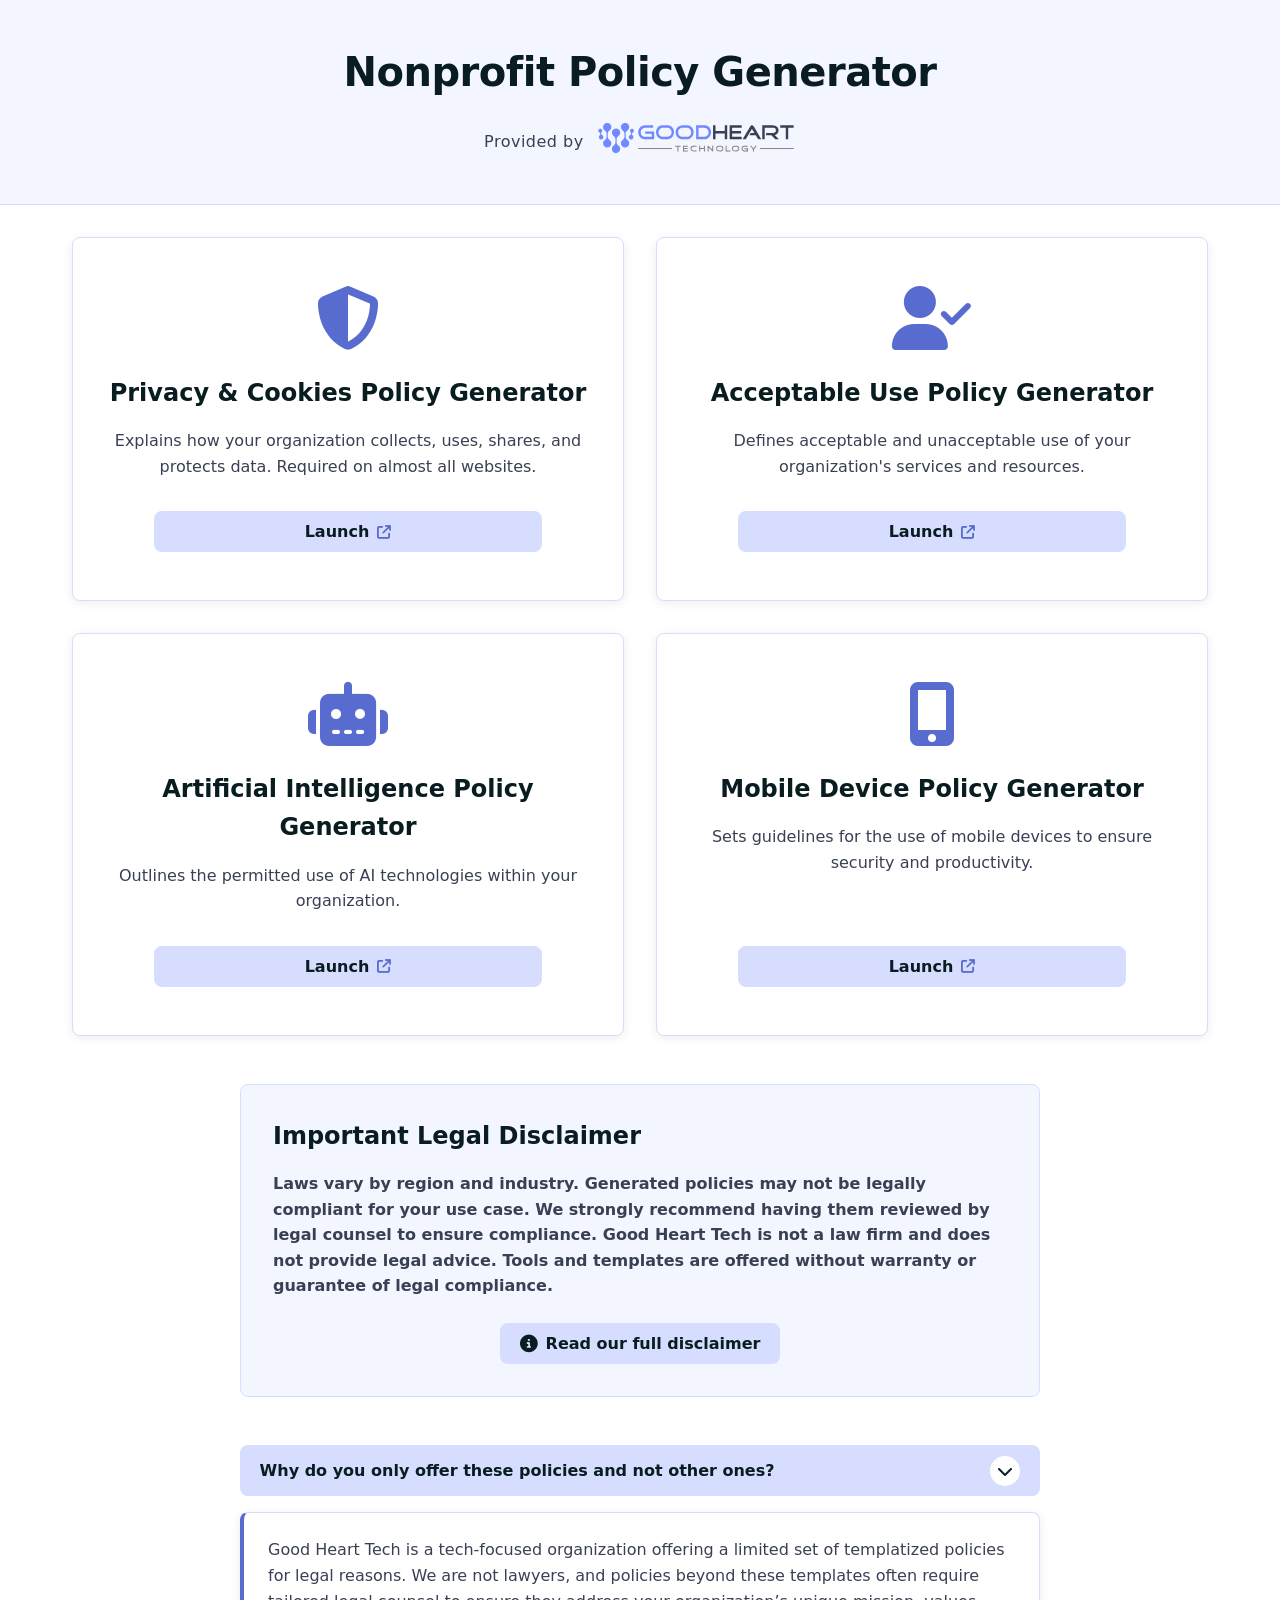
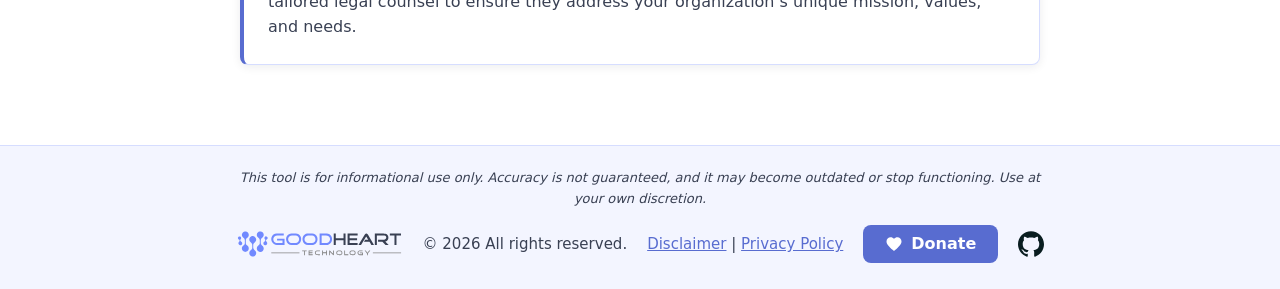
<file: index.html>
<!DOCTYPE html>
<html lang="en">
<head>
    <meta charset="UTF-8">
    <meta name="viewport" content="width=device-width, initial-scale=1.0">
    <title>Nonprofit Policy Generator</title>
    <!-- Main stylesheet -->
    <link rel="stylesheet" href="ght-variables.css">
    <link rel="stylesheet" href="ght-buttons.css">
    <link rel="stylesheet" href="styles.css">
    <!-- Font Awesome for icons -->
    <link rel="stylesheet" href="https://cdnjs.cloudflare.com/ajax/libs/font-awesome/6.4.0/css/all.min.css">
<link rel="icon" type="image/svg+xml" href="assets/favicon/favicon.svg">
<link rel="icon" type="image/x-icon" href="assets/favicon/favicon.ico">
<link rel="icon" type="image/png" sizes="32x32" href="assets/favicon/favicon-32x32.png">
<link rel="icon" type="image/png" sizes="16x16" href="assets/favicon/favicon-16x16.png">
<link rel="apple-touch-icon" sizes="180x180" href="assets/favicon/apple-touch-icon.png">
<link rel="mask-icon" href="assets/favicon/safari-pinned-tab.svg" color="#7189FF">
</head>
<body>
    <!-- Header Section -->
    <header class="header">
        <div class="header-content">
            <h1>Nonprofit Policy Generator</h1>
            <div class="provider">
                <span>Provided by</span>
                <a href="https://goodhearttech.org/" target="_blank" rel="noopener">
                    <img src="assets/ght-lockup.svg" alt="Good Heart Tech" class="logo">
                </a>
            </div>
        </div>
            </header>

    <!-- Main Content -->
    <main class="main-content">
        <!-- Policy Generator Tiles -->
        <div class="policy-grid">
            <!-- Privacy Policy Generator -->
            <a href="privacy/" class="policy-tile">
                <div class="icon-container">
                    <i class="fa-solid fa-shield-halved"></i>
                </div>
                <h2>Privacy & Cookies Policy Generator</h2>
                <p>Explains how your organization collects, uses, shares, and protects data. Required on almost all websites.</p>
                <div class="ght-btn launch-btn">
                    Launch <i class="fa-solid fa-arrow-up-right-from-square"></i>
                </div>
            </a>

            <!-- Acceptable Use Policy Generator -->
            <a href="acceptable-use/" class="policy-tile">
                <div class="icon-container">
                    <i class="fa-solid fa-user-check"></i>
                </div>
                <h2>Acceptable Use Policy Generator</h2>
                <p>Defines acceptable and unacceptable use of your organization's services and resources.</p>
                <div class="ght-btn launch-btn">
                    Launch <i class="fa-solid fa-arrow-up-right-from-square"></i>
                </div>
            </a>

            <!-- AI Policy Generator -->
            <a href="ai-use/" class="policy-tile">
                <div class="icon-container">
                    <i class="fa-solid fa-robot"></i>
                </div>
                <h2>Artificial Intelligence Policy Generator</h2>
                <p>Outlines the permitted use of AI technologies within your organization.</p>
                <div class="ght-btn launch-btn">
                    Launch <i class="fa-solid fa-arrow-up-right-from-square"></i>
                </div>
            </a>
            <!-- Mobile Device Policy Generator -->
            <a href="mobile-device/" class="policy-tile">
                <div class="icon-container">
                    <i class="fa-solid fa-mobile-screen-button"></i>
                </div>
                <h2>Mobile Device Policy Generator</h2>
                <p>Sets guidelines for the use of mobile devices to ensure security and productivity.</p>
                <div class="ght-btn launch-btn">
                    Launch <i class="fa-solid fa-arrow-up-right-from-square"></i>
                </div>
            </a>
        </div>

        <!-- Legal Disclaimer Section -->
        <div class="disclaimer">
            <h2>Important Legal Disclaimer</h2>
            <p class="emphasis">
                Laws vary by region and industry. Generated policies may not be legally compliant for your use case. We strongly recommend having them reviewed by legal counsel to ensure compliance. Good Heart Tech is not a law firm and does not provide legal advice. Tools and templates are offered without warranty or guarantee of legal compliance.
            </p>
            <div class="disclaimer-button-container">
                <a href="disclaimer.html" class="ght-btn disclaimer-button">
                    <i class="fa-solid fa-circle-info"></i> Read our full disclaimer
                </a>
            </div>
        </div>

        <!-- FAQ Section -->
        <div class="faq-section">
            <button class="ght-btn faq-toggle" onclick="toggleFAQ()">
                <span>Why do you only offer these policies and not other ones?</span>
                <div class="toggle-icon rotated">
                    <i class="fa-solid fa-chevron-up" id="faq-icon"></i>
                </div>
            </button>
            <div class="faq-content show" id="faq-answer">
                <p>
                    Good Heart Tech is a tech-focused organization offering a limited set of templatized policies for legal reasons. We are not lawyers, and policies beyond these templates often require tailored legal counsel to ensure they address your organization’s unique mission, values, and needs.
                </p>
            </div>
        </div>
    </main>

    <!-- Footer Section -->
    <footer class="ght-footer">
        <p class="ght-footer-note">This tool is for informational use only. Accuracy is not guaranteed, and it may become outdated or stop functioning. Use at your own discretion.</p>
        <div class="ght-footer-row">
            <a class="ght-footer-logo" href="https://goodhearttech.org/"><img src="assets/ght-lockup.svg" alt="Good Heart Tech" height="30"></a>
            <span class="ght-footer-copy">&copy; <span id="current-year">2026</span> All rights reserved.</span>
            <span class="ght-footer-links"><a href="disclaimer.html">Disclaimer</a> | <a href="PrivacyPolicy.html">Privacy Policy</a></span>
            <a class="ght-footer-donate" href="https://goodhearttech.org/donate/">
                <svg aria-hidden="true" viewBox="0 0 24 24" width="18" height="18" fill="currentColor"><path d="M12 21.35l-1.45-1.32C5.4 15.36 2 12.28 2 8.5 2 5.42 4.42 3 7.5 3c1.74 0 3.41.81 4.5 2.09C13.09 3.81 14.76 3 16.5 3 19.58 3 22 5.42 22 8.5c0 3.78-3.4 6.86-8.55 11.54L12 21.35z"/></svg> Donate
            </a>
            <a class="ght-footer-github" href="https://github.com/Good-Heart-Tech/Nonprofit-Policy-Generator" aria-label="Nonprofit Policy Generator on GitHub">
                <svg aria-hidden="true" viewBox="0 0 24 24" width="26" height="26" fill="currentColor"><path d="M12 .297c-6.63 0-12 5.373-12 12 0 5.303 3.438 9.8 8.205 11.385.6.113.82-.258.82-.577 0-.285-.01-1.04-.015-2.04-3.338.724-4.042-1.61-4.042-1.61C4.422 18.07 3.633 17.7 3.633 17.7c-1.087-.744.084-.729.084-.729 1.205.084 1.838 1.236 1.838 1.236 1.07 1.835 2.809 1.305 3.495.998.108-.776.417-1.305.76-1.605-2.665-.3-5.466-1.332-5.466-5.93 0-1.31.465-2.38 1.235-3.22-.135-.303-.54-1.523.105-3.176 0 0 1.005-.322 3.3 1.23.96-.267 1.98-.399 3-.405 1.02.006 2.04.138 3 .405 2.28-1.552 3.285-1.23 3.285-1.23.645 1.653.24 2.873.12 3.176.765.84 1.23 1.91 1.23 3.22 0 4.61-2.805 5.625-5.475 5.92.42.36.81 1.096.81 2.22 0 1.606-.015 2.896-.015 3.286 0 .315.21.69.825.57C20.565 22.092 24 17.592 24 12.297c0-6.627-5.373-12-12-12"/></svg>
            </a>
        </div>
        <script>document.getElementById('current-year').textContent = new Date().getFullYear();</script>
    </footer>

    <!-- JavaScript -->
    <script>
        // Set current year in footer
        document.getElementById('current-year').textContent = new Date().getFullYear();
        
        // FAQ toggle function
        function toggleFAQ() {
            const faqContent = document.getElementById('faq-answer');
            const toggleIcon = document.querySelector('.toggle-icon');
            
            faqContent.classList.toggle('show');
            toggleIcon.classList.toggle('rotated');
        }
    </script>
</body>
</html>
</file>
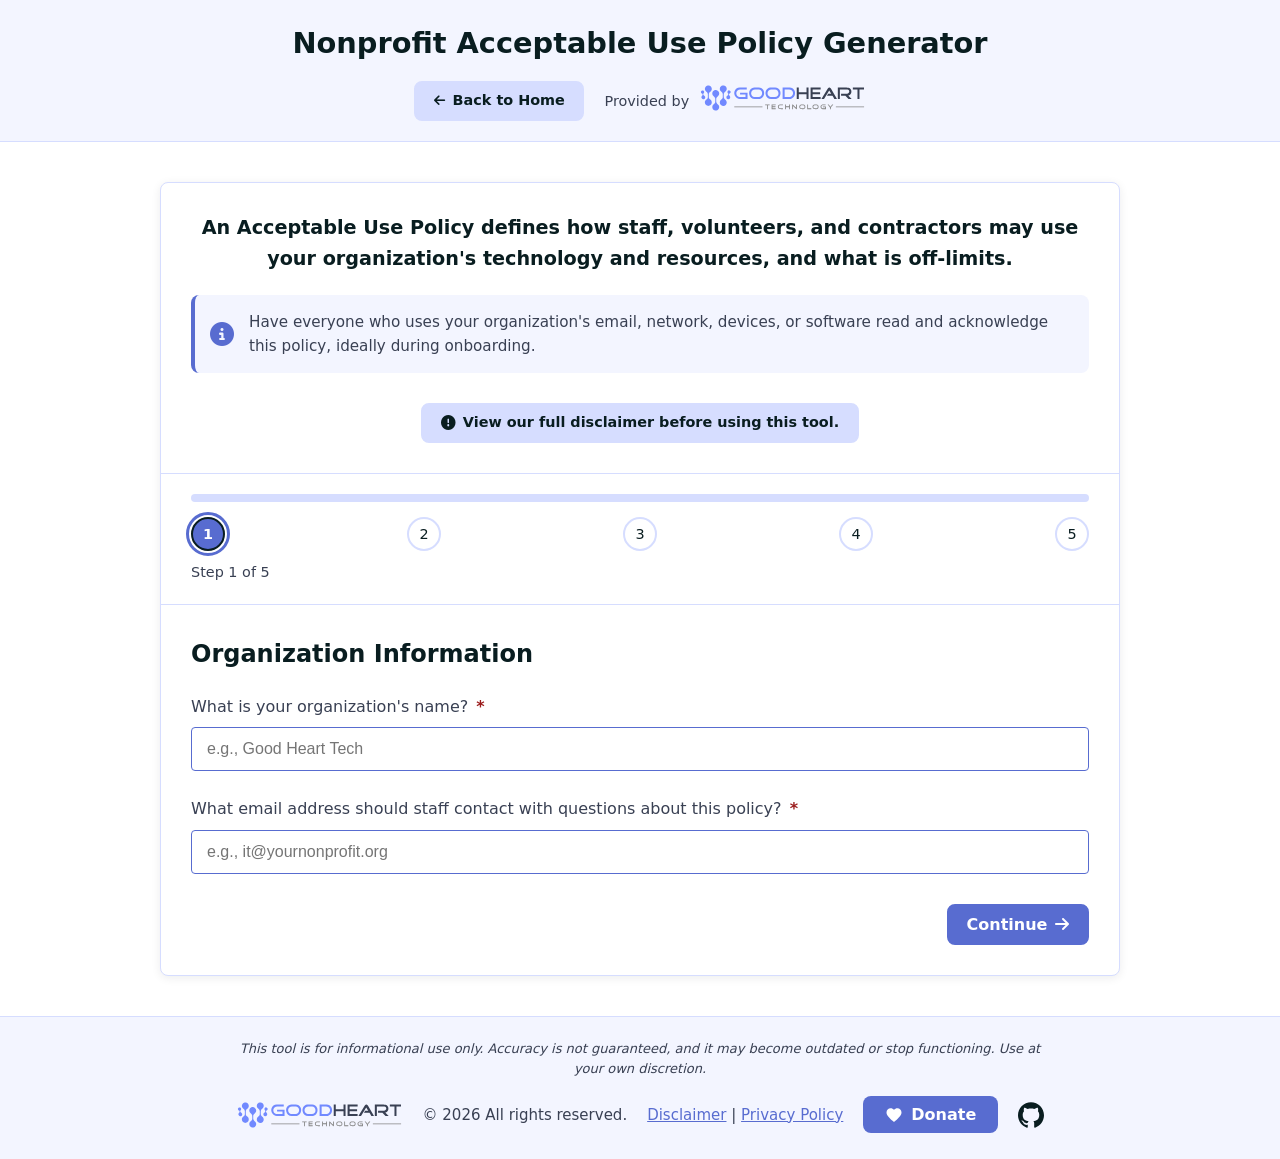
<file: acceptable-use/index.html>
<!DOCTYPE html>
<html lang="en">
<head>
    <meta charset="UTF-8">
    <meta name="viewport" content="width=device-width, initial-scale=1.0">
    <title>Nonprofit Acceptable Use Policy Generator</title>
    <link rel="icon" type="image/svg+xml" href="../assets/favicon/favicon.svg">
    <link rel="icon" type="image/x-icon" href="../assets/favicon/favicon.ico">
    <link rel="icon" type="image/png" sizes="32x32" href="../assets/favicon/favicon-32x32.png">
    <link rel="icon" type="image/png" sizes="16x16" href="../assets/favicon/favicon-16x16.png">
    <link rel="apple-touch-icon" sizes="180x180" href="../assets/favicon/apple-touch-icon.png">
    <link rel="stylesheet" href="../ght-variables.css">
    <link rel="stylesheet" href="../ght-buttons.css">
    <link rel="stylesheet" href="../shared/styles.css">
    <link rel="stylesheet" href="https://cdnjs.cloudflare.com/ajax/libs/font-awesome/6.4.0/css/all.min.css">
</head>
<body>
    <header class="header">
        <div class="header-content">
            <h1>Nonprofit Acceptable Use Policy Generator</h1>
        </div>
        <div class="header-nav">
            <a href="../" class="ght-btn back-btn-header">
                <i class="fas fa-arrow-left"></i> Back to Home
            </a>
            <div class="provider">
                <span>Provided by</span>
                <a href="https://goodhearttech.org/" target="_blank" rel="noopener">
                    <img src="../assets/ght-lockup.svg" alt="Good Heart Tech" class="logo">
                </a>
            </div>
        </div>
    </header>

    <main class="main-content">
        <div class="wizard-container" id="wizard-container">
            <!-- Introduction -->
            <div class="intro-section">
                <h4>An Acceptable Use Policy defines how staff, volunteers, and contractors may use your organization's technology and resources, and what is off-limits.</h4>
                <div class="info-bubble">
                    <div class="info-icon">
                        <i class="fas fa-info-circle"></i>
                    </div>
                    <div class="info-content">
                        Have everyone who uses your organization's email, network, devices, or software read and acknowledge this policy, ideally during onboarding.
                    </div>
                </div>

                <a href="../disclaimer.html" class="ght-btn disclaimer-btn"><i class="fas fa-exclamation-circle"></i> View our full disclaimer before using this tool.</a>
            </div>

            <!-- Progress Bar -->
            <div class="progress-container">
                <div class="progress-bar">
                    <div class="progress-fill" id="progress-fill"></div>
                </div>
                <div class="progress-steps">
                    <div class="step active" data-step="1" aria-current="step"><span class="step-num">1</span><svg class="step-check" viewBox="0 0 16 16" width="14" height="14" aria-hidden="true"><path d="M3 8.5l3.2 3.2L13 4.8" fill="none" stroke="currentColor" stroke-width="2.4" stroke-linecap="round" stroke-linejoin="round"/></svg></div>
                    <div class="step" data-step="2"><span class="step-num">2</span><svg class="step-check" viewBox="0 0 16 16" width="14" height="14" aria-hidden="true"><path d="M3 8.5l3.2 3.2L13 4.8" fill="none" stroke="currentColor" stroke-width="2.4" stroke-linecap="round" stroke-linejoin="round"/></svg></div>
                    <div class="step" data-step="3"><span class="step-num">3</span><svg class="step-check" viewBox="0 0 16 16" width="14" height="14" aria-hidden="true"><path d="M3 8.5l3.2 3.2L13 4.8" fill="none" stroke="currentColor" stroke-width="2.4" stroke-linecap="round" stroke-linejoin="round"/></svg></div>
                    <div class="step" data-step="4"><span class="step-num">4</span><svg class="step-check" viewBox="0 0 16 16" width="14" height="14" aria-hidden="true"><path d="M3 8.5l3.2 3.2L13 4.8" fill="none" stroke="currentColor" stroke-width="2.4" stroke-linecap="round" stroke-linejoin="round"/></svg></div>
                    <div class="step" data-step="5"><span class="step-num">5</span><svg class="step-check" viewBox="0 0 16 16" width="14" height="14" aria-hidden="true"><path d="M3 8.5l3.2 3.2L13 4.8" fill="none" stroke="currentColor" stroke-width="2.4" stroke-linecap="round" stroke-linejoin="round"/></svg></div>
                </div>
                <div class="progress-labels">
                    <span>Step <span id="current-step">1</span> of 5</span>
                </div>
            </div>

            <!-- Question Forms -->
            <div class="question-forms">
                <!-- Question 1 -->
                <div class="question-card active" id="question-1">
                    <h2>Organization Information</h2>
                    <div class="form-group">
                        <label for="org-name">What is your organization's name? <span class="required">*</span></label>
                        <input type="text" id="org-name" placeholder="e.g., Good Heart Tech" required>
                    </div>
                    <div class="form-group">
                        <label for="contact-email">What email address should staff contact with questions about this policy? <span class="required">*</span></label>
                        <input type="email" id="contact-email" placeholder="e.g., it@yournonprofit.org" required>
                    </div>
                    <div class="button-row">
                        <button class="ght-btn ght-btn--primary btn next-btn" data-next="2">Continue <i class="fas fa-arrow-right"></i></button>
                    </div>
                </div>

                <!-- Question 2 -->
                <div class="question-card" id="question-2">
                    <h2>Services &amp; Resources Covered</h2>
                    <p class="question-text">Which of your organization's resources does this policy cover? <span class="required">*</span></p>
                    <div class="checkbox-group">
                        <label class="checkbox-label">
                            <input type="checkbox" name="resource-type" value="email" id="resource-email" checked>
                            <span class="checkbox-custom"></span>
                            Email
                        </label>
                        <label class="checkbox-label">
                            <input type="checkbox" name="resource-type" value="internet" id="resource-internet" checked>
                            <span class="checkbox-custom"></span>
                            Internet Access
                        </label>
                        <label class="checkbox-label">
                            <input type="checkbox" name="resource-type" value="devices" id="resource-devices" checked>
                            <span class="checkbox-custom"></span>
                            Computers &amp; Devices
                        </label>
                        <label class="checkbox-label">
                            <input type="checkbox" name="resource-type" value="software" id="resource-software" checked>
                            <span class="checkbox-custom"></span>
                            Software &amp; Cloud Applications
                        </label>
                        <label class="checkbox-label">
                            <input type="checkbox" name="resource-type" value="network" id="resource-network" checked>
                            <span class="checkbox-custom"></span>
                            Network &amp; Wi-Fi
                        </label>
                    </div>
                    <div class="form-group">
                        <label for="resource-other">Anything else covered? (optional)</label>
                        <textarea id="resource-other" name="resource-other" rows="2" placeholder="e.g., shared printers, phone systems"></textarea>
                    </div>
                    <div class="button-row">
                        <button class="ght-btn btn back-btn" data-prev="1"><i class="fas fa-arrow-left"></i> Back</button>
                        <button class="ght-btn ght-btn--primary btn next-btn" data-next="3">Continue <i class="fas fa-arrow-right"></i></button>
                    </div>
                </div>

                <!-- Question 3 -->
                <div class="question-card" id="question-3">
                    <h2>Prohibited &amp; Unacceptable Uses</h2>
                    <p class="question-text">Which of these should be explicitly called out as prohibited? <span class="required">*</span></p>
                    <div class="checkbox-group">
                        <label class="checkbox-label">
                            <input type="checkbox" name="prohibited-type" value="illegal" id="prohibited-illegal" checked>
                            <span class="checkbox-custom"></span>
                            Illegal activity of any kind
                        </label>
                        <label class="checkbox-label">
                            <input type="checkbox" name="prohibited-type" value="harassment" id="prohibited-harassment" checked>
                            <span class="checkbox-custom"></span>
                            Harassment, discrimination, or offensive content
                        </label>
                        <label class="checkbox-label">
                            <input type="checkbox" name="prohibited-type" value="unauthorized-access" id="prohibited-unauthorized-access" checked>
                            <span class="checkbox-custom"></span>
                            Unauthorized access to systems or data
                        </label>
                        <label class="checkbox-label">
                            <input type="checkbox" name="prohibited-type" value="personal-use" id="prohibited-personal-use" checked>
                            <span class="checkbox-custom"></span>
                            Excessive personal use during work hours
                        </label>
                        <label class="checkbox-label">
                            <input type="checkbox" name="prohibited-type" value="unauthorized-software" id="prohibited-unauthorized-software" checked>
                            <span class="checkbox-custom"></span>
                            Installing unauthorized software
                        </label>
                        <label class="checkbox-label">
                            <input type="checkbox" name="prohibited-type" value="credential-sharing" id="prohibited-credential-sharing" checked>
                            <span class="checkbox-custom"></span>
                            Sharing passwords or login credentials
                        </label>
                    </div>
                    <div class="form-group">
                        <label for="prohibited-other">Anything else you'd like to prohibit? (optional)</label>
                        <textarea id="prohibited-other" name="prohibited-other" rows="2" placeholder="e.g., cryptocurrency mining, running a personal business"></textarea>
                    </div>
                    <div class="button-row">
                        <button class="ght-btn btn back-btn" data-prev="2"><i class="fas fa-arrow-left"></i> Back</button>
                        <button class="ght-btn ght-btn--primary btn next-btn" data-next="4">Continue <i class="fas fa-arrow-right"></i></button>
                    </div>
                </div>

                <!-- Question 4 -->
                <div class="question-card" id="question-4">
                    <h2>Monitoring &amp; Privacy</h2>
                    <div class="form-group">
                        <label>Does your organization monitor use of its systems (e.g., email, internet, devices)? <span class="required">*</span></label>
                        <div class="radio-group">
                            <label class="radio-label">
                                <input type="radio" name="monitoring" value="yes" id="monitoring-yes">
                                <span class="radio-custom"></span>
                                Yes
                            </label>
                            <label class="radio-label">
                                <input type="radio" name="monitoring" value="no" id="monitoring-no">
                                <span class="radio-custom"></span>
                                No
                            </label>
                        </div>
                    </div>
                    <div class="form-group">
                        <label for="monitoring-details">Anything specific you want staff to know about monitoring? (optional)</label>
                        <textarea id="monitoring-details" name="monitoring-details" rows="3" placeholder="e.g., email is scanned for security threats, device activity may be logged by our IT provider"></textarea>
                    </div>
                    <div class="button-row">
                        <button class="ght-btn btn back-btn" data-prev="3"><i class="fas fa-arrow-left"></i> Back</button>
                        <button class="ght-btn ght-btn--primary btn next-btn" data-next="5">Continue <i class="fas fa-arrow-right"></i></button>
                    </div>
                </div>

                <!-- Question 5 -->
                <div class="question-card" id="question-5">
                    <h2>Enforcement</h2>
                    <div class="form-group">
                        <label>How should violations of this policy generally be handled? <span class="required">*</span></label>
                        <div class="radio-group">
                            <label class="radio-label">
                                <input type="radio" name="enforcement" value="progressive" id="enforcement-progressive" checked>
                                <span class="radio-custom"></span>
                                Progressive discipline (warning, then escalating action)
                            </label>
                            <label class="radio-label">
                                <input type="radio" name="enforcement" value="case-by-case" id="enforcement-case-by-case">
                                <span class="radio-custom"></span>
                                Case-by-case, at leadership's discretion
                            </label>
                        </div>
                    </div>
                    <div class="button-row">
                        <button class="ght-btn btn back-btn" data-prev="4"><i class="fas fa-arrow-left"></i> Back</button>
                        <button class="ght-btn ght-btn--primary btn generate-btn" id="generate-policy">Generate Policy <i class="fas fa-file-alt"></i></button>
                    </div>
                </div>
            </div>
        </div>

        <!-- Toggle Button for Wizard -->
        <div class="toggle-wizard-container" id="toggle-wizard-container" style="display: none;">
            <button class="ght-btn btn toggle-wizard-btn" id="toggle-wizard-btn">
                <i class="fas fa-chevron-down"></i> Show/Hide Form
            </button>
        </div>

        <!-- Generated Policy Display Section -->
        <div class="policy-display" id="policy-display" style="display: none;">
            <div id="success-message" class="success-message">
                <i class="fas fa-check-circle"></i> Your acceptable use policy has been generated successfully!
            </div>

            <div class="copy-buttons">
                <button class="ght-btn btn copy-btn" data-format="plaintext">
                    <i class="fas fa-file-alt"></i> Copy as Plain Text
                </button>
                <button class="ght-btn btn copy-btn" data-format="markdown">
                    <i class="fa-brands fa-markdown"></i> Copy as Markdown
                </button>
                <button class="ght-btn btn copy-btn" data-format="richtext">
                    <i class="fa-solid fa-code"></i> Copy as HTML
                </button>
            </div>

            <div class="policy-content-container">
                <div id="policy-content" class="policy-content"></div>
            </div>
        </div>
    </main>

    <footer class="ght-footer">
        <p class="ght-footer-note">This tool is for informational use only. Accuracy is not guaranteed, and it may become outdated or stop functioning. Use at your own discretion.</p>
        <div class="ght-footer-row">
            <a class="ght-footer-logo" href="https://goodhearttech.org/"><img src="../assets/ght-lockup.svg" alt="Good Heart Tech" height="30"></a>
            <span class="ght-footer-copy">&copy; <span id="current-year">2026</span> All rights reserved.</span>
            <span class="ght-footer-links"><a href="../disclaimer.html">Disclaimer</a> | <a href="../PrivacyPolicy.html">Privacy Policy</a></span>
            <a class="ght-footer-donate" href="https://goodhearttech.org/donate/">
                <svg aria-hidden="true" viewBox="0 0 24 24" width="18" height="18" fill="currentColor"><path d="M12 21.35l-1.45-1.32C5.4 15.36 2 12.28 2 8.5 2 5.42 4.42 3 7.5 3c1.74 0 3.41.81 4.5 2.09C13.09 3.81 14.76 3 16.5 3 19.58 3 22 5.42 22 8.5c0 3.78-3.4 6.86-8.55 11.54L12 21.35z"/></svg> Donate
            </a>
            <a class="ght-footer-github" href="https://github.com/Good-Heart-Tech/Nonprofit-Policy-Generator" aria-label="Nonprofit Policy Generator on GitHub">
                <svg aria-hidden="true" viewBox="0 0 24 24" width="26" height="26" fill="currentColor"><path d="M12 .297c-6.63 0-12 5.373-12 12 0 5.303 3.438 9.8 8.205 11.385.6.113.82-.258.82-.577 0-.285-.01-1.04-.015-2.04-3.338.724-4.042-1.61-4.042-1.61C4.422 18.07 3.633 17.7 3.633 17.7c-1.087-.744.084-.729.084-.729 1.205.084 1.838 1.236 1.838 1.236 1.07 1.835 2.809 1.305 3.495.998.108-.776.417-1.305.76-1.605-2.665-.3-5.466-1.332-5.466-5.93 0-1.31.465-2.38 1.235-3.22-.135-.303-.54-1.523.105-3.176 0 0 1.005-.322 3.3 1.23.96-.267 1.98-.399 3-.405 1.02.006 2.04.138 3 .405 2.28-1.552 3.285-1.23 3.285-1.23.645 1.653.24 2.873.12 3.176.765.84 1.23 1.91 1.23 3.22 0 4.61-2.805 5.625-5.475 5.92.42.36.81 1.096.81 2.22 0 1.606-.015 2.896-.015 3.286 0 .315.21.69.825.57C20.565 22.092 24 17.592 24 12.297c0-6.627-5.373-12-12-12"/></svg>
            </a>
        </div>
        <script>document.getElementById('current-year').textContent = new Date().getFullYear();</script>
    </footer>

    <script src="../shared/engine.js"></script>
    <script src="script.js"></script>
</body>
</html>
</file>
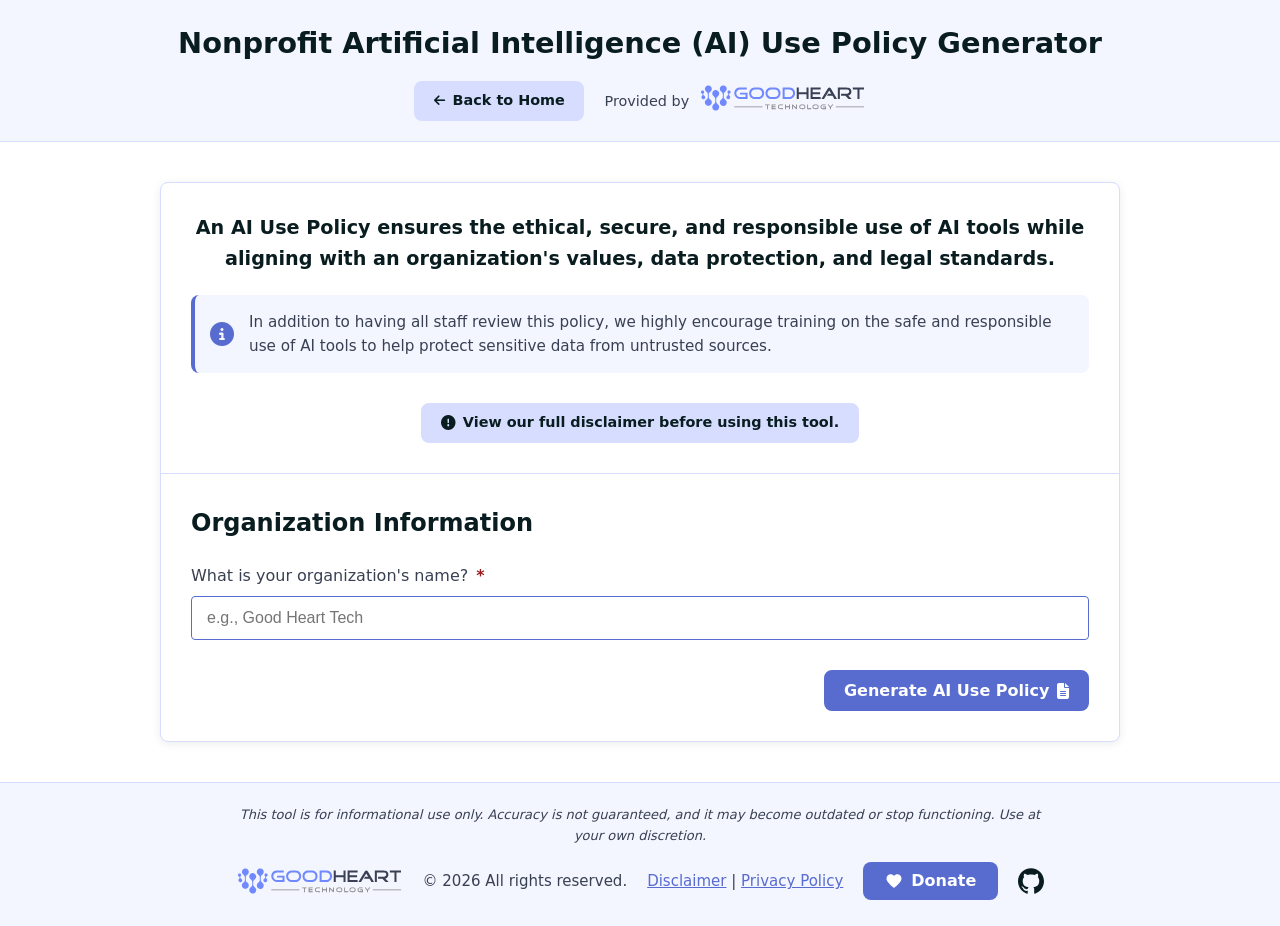
<file: ai-use/index.html>
<!DOCTYPE html>
<html lang="en">
<head>
    <meta charset="UTF-8">
    <meta name="viewport" content="width=device-width, initial-scale=1.0">
    <title>Nonprofit Artificial Intelligence (AI) Use Policy Generator</title>
    <link rel="icon" type="image/svg+xml" href="../assets/favicon/favicon.svg">
    <link rel="icon" type="image/x-icon" href="../assets/favicon/favicon.ico">
    <link rel="icon" type="image/png" sizes="32x32" href="../assets/favicon/favicon-32x32.png">
    <link rel="icon" type="image/png" sizes="16x16" href="../assets/favicon/favicon-16x16.png">
    <link rel="apple-touch-icon" sizes="180x180" href="../assets/favicon/apple-touch-icon.png">
    <link rel="stylesheet" href="../ght-variables.css">
    <link rel="stylesheet" href="../ght-buttons.css">
    <link rel="stylesheet" href="../shared/styles.css">
    <link rel="stylesheet" href="https://cdnjs.cloudflare.com/ajax/libs/font-awesome/6.4.0/css/all.min.css">
</head>
<body>
    <header class="header">
        <div class="header-content">
            <h1>Nonprofit Artificial Intelligence (AI) Use Policy Generator</h1>
        </div>
        <div class="header-nav">
            <a href="../" class="ght-btn back-btn-header">
                <i class="fas fa-arrow-left"></i> Back to Home
            </a>
            <div class="provider">
                <span>Provided by</span>
                <a href="https://goodhearttech.org/" target="_blank" rel="noopener">
                    <img src="../assets/ght-lockup.svg" alt="Good Heart Tech" class="logo">
                </a>
            </div>
        </div>
    </header>

    <main class="main-content">
        <div class="wizard-container" id="wizard-container">
            <!-- Introduction -->
            <div class="intro-section">
                <h4>An AI Use Policy ensures the ethical, secure, and responsible use of AI tools while aligning with an organization's values, data protection, and legal standards.</h4>
                <div class="info-bubble">
                    <div class="info-icon">
                        <i class="fas fa-info-circle"></i>
                    </div>
                    <div class="info-content">
                        In addition to having all staff review this policy, we highly encourage training on the safe and responsible use of AI tools to help protect sensitive data from untrusted sources.
                    </div>
                </div>

                <a href="../disclaimer.html" class="ght-btn disclaimer-btn"><i class="fas fa-exclamation-circle"></i> View our full disclaimer before using this tool.</a>
            </div>

            <!-- Question Forms (single step, no progress bar needed) -->
            <div class="question-forms">
                <div class="question-card active" id="question-1">
                    <h2>Organization Information</h2>
                    <div class="form-group">
                        <label for="org-name">What is your organization's name? <span class="required">*</span></label>
                        <input type="text" id="org-name" placeholder="e.g., Good Heart Tech" required>
                    </div>
                    <div class="button-row">
                        <button class="ght-btn ght-btn--primary btn generate-btn" id="generate-policy">Generate AI Use Policy <i class="fas fa-file-alt"></i></button>
                    </div>
                </div>
            </div>
        </div>

        <!-- Toggle Button for Wizard -->
        <div class="toggle-wizard-container" id="toggle-wizard-container" style="display: none;">
            <button class="ght-btn btn toggle-wizard-btn" id="toggle-wizard-btn">
                <i class="fas fa-chevron-down"></i> Show/Hide Form
            </button>
        </div>

        <!-- Generated Policy Display Section -->
        <div class="policy-display" id="policy-display" style="display: none;">
            <div id="success-message" class="success-message">
                <i class="fas fa-check-circle"></i> Your Artificial Intelligence (AI) Use Policy has been generated successfully!
            </div>

            <div class="copy-buttons">
                <button class="ght-btn btn copy-btn" data-format="plaintext">
                    <i class="fas fa-file-alt"></i> Copy as Plain Text
                </button>
                <button class="ght-btn btn copy-btn" data-format="markdown">
                    <i class="fa-brands fa-markdown"></i> Copy as Markdown
                </button>
                <button class="ght-btn btn copy-btn" data-format="richtext">
                    <i class="fa-solid fa-code"></i> Copy as HTML
                </button>
            </div>

            <div class="policy-content-container">
                <div id="policy-content" class="policy-content"></div>
            </div>
        </div>
    </main>

    <footer class="ght-footer">
        <p class="ght-footer-note">This tool is for informational use only. Accuracy is not guaranteed, and it may become outdated or stop functioning. Use at your own discretion.</p>
        <div class="ght-footer-row">
            <a class="ght-footer-logo" href="https://goodhearttech.org/"><img src="../assets/ght-lockup.svg" alt="Good Heart Tech" height="30"></a>
            <span class="ght-footer-copy">&copy; <span id="current-year">2026</span> All rights reserved.</span>
            <span class="ght-footer-links"><a href="../disclaimer.html">Disclaimer</a> | <a href="../PrivacyPolicy.html">Privacy Policy</a></span>
            <a class="ght-footer-donate" href="https://goodhearttech.org/donate/">
                <svg aria-hidden="true" viewBox="0 0 24 24" width="18" height="18" fill="currentColor"><path d="M12 21.35l-1.45-1.32C5.4 15.36 2 12.28 2 8.5 2 5.42 4.42 3 7.5 3c1.74 0 3.41.81 4.5 2.09C13.09 3.81 14.76 3 16.5 3 19.58 3 22 5.42 22 8.5c0 3.78-3.4 6.86-8.55 11.54L12 21.35z"/></svg> Donate
            </a>
            <a class="ght-footer-github" href="https://github.com/Good-Heart-Tech/Nonprofit-Policy-Generator" aria-label="Nonprofit Policy Generator on GitHub">
                <svg aria-hidden="true" viewBox="0 0 24 24" width="26" height="26" fill="currentColor"><path d="M12 .297c-6.63 0-12 5.373-12 12 0 5.303 3.438 9.8 8.205 11.385.6.113.82-.258.82-.577 0-.285-.01-1.04-.015-2.04-3.338.724-4.042-1.61-4.042-1.61C4.422 18.07 3.633 17.7 3.633 17.7c-1.087-.744.084-.729.084-.729 1.205.084 1.838 1.236 1.838 1.236 1.07 1.835 2.809 1.305 3.495.998.108-.776.417-1.305.76-1.605-2.665-.3-5.466-1.332-5.466-5.93 0-1.31.465-2.38 1.235-3.22-.135-.303-.54-1.523.105-3.176 0 0 1.005-.322 3.3 1.23.96-.267 1.98-.399 3-.405 1.02.006 2.04.138 3 .405 2.28-1.552 3.285-1.23 3.285-1.23.645 1.653.24 2.873.12 3.176.765.84 1.23 1.91 1.23 3.22 0 4.61-2.805 5.625-5.475 5.92.42.36.81 1.096.81 2.22 0 1.606-.015 2.896-.015 3.286 0 .315.21.69.825.57C20.565 22.092 24 17.592 24 12.297c0-6.627-5.373-12-12-12"/></svg>
            </a>
        </div>
        <script>document.getElementById('current-year').textContent = new Date().getFullYear();</script>
    </footer>

    <script src="../shared/engine.js"></script>
    <script src="script.js"></script>
</body>
</html>
</file>
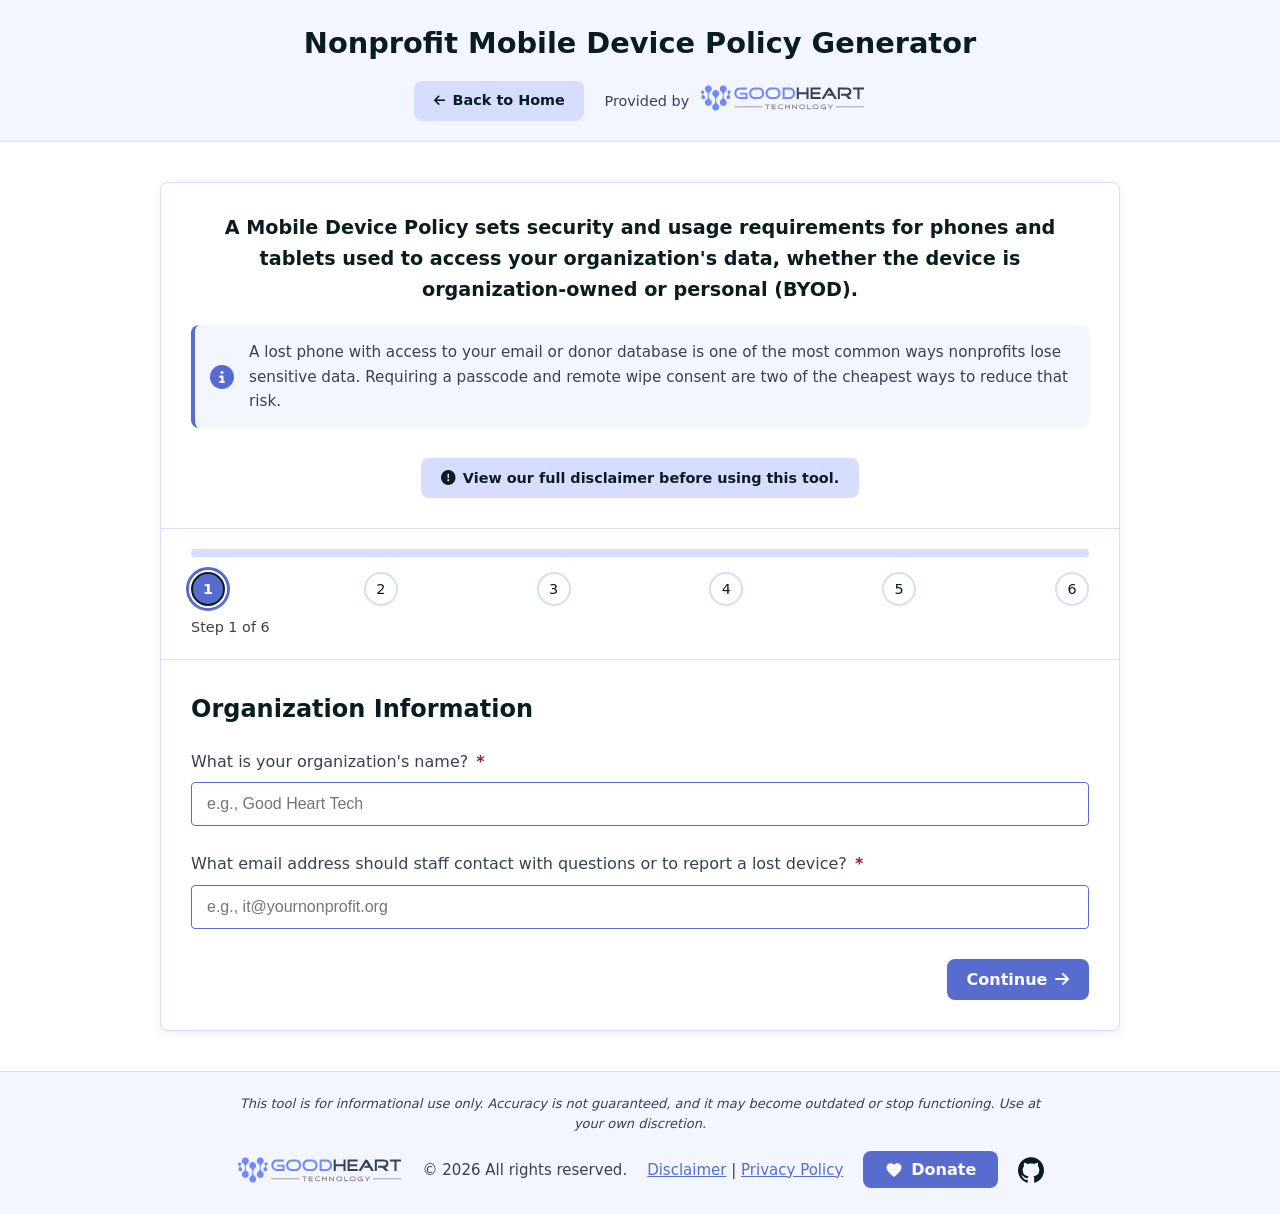
<file: mobile-device/index.html>
<!DOCTYPE html>
<html lang="en">
<head>
    <meta charset="UTF-8">
    <meta name="viewport" content="width=device-width, initial-scale=1.0">
    <title>Nonprofit Mobile Device Policy Generator</title>
    <link rel="icon" type="image/svg+xml" href="../assets/favicon/favicon.svg">
    <link rel="icon" type="image/x-icon" href="../assets/favicon/favicon.ico">
    <link rel="icon" type="image/png" sizes="32x32" href="../assets/favicon/favicon-32x32.png">
    <link rel="icon" type="image/png" sizes="16x16" href="../assets/favicon/favicon-16x16.png">
    <link rel="apple-touch-icon" sizes="180x180" href="../assets/favicon/apple-touch-icon.png">
    <link rel="stylesheet" href="../ght-variables.css">
    <link rel="stylesheet" href="../ght-buttons.css">
    <link rel="stylesheet" href="../shared/styles.css">
    <link rel="stylesheet" href="https://cdnjs.cloudflare.com/ajax/libs/font-awesome/6.4.0/css/all.min.css">
</head>
<body>
    <header class="header">
        <div class="header-content">
            <h1>Nonprofit Mobile Device Policy Generator</h1>
        </div>
        <div class="header-nav">
            <a href="../" class="ght-btn back-btn-header">
                <i class="fas fa-arrow-left"></i> Back to Home
            </a>
            <div class="provider">
                <span>Provided by</span>
                <a href="https://goodhearttech.org/" target="_blank" rel="noopener">
                    <img src="../assets/ght-lockup.svg" alt="Good Heart Tech" class="logo">
                </a>
            </div>
        </div>
    </header>

    <main class="main-content">
        <div class="wizard-container" id="wizard-container">
            <!-- Introduction -->
            <div class="intro-section">
                <h4>A Mobile Device Policy sets security and usage requirements for phones and tablets used to access your organization's data, whether the device is organization-owned or personal (BYOD).</h4>
                <div class="info-bubble">
                    <div class="info-icon">
                        <i class="fas fa-info-circle"></i>
                    </div>
                    <div class="info-content">
                        A lost phone with access to your email or donor database is one of the most common ways nonprofits lose sensitive data. Requiring a passcode and remote wipe consent are two of the cheapest ways to reduce that risk.
                    </div>
                </div>

                <a href="../disclaimer.html" class="ght-btn disclaimer-btn"><i class="fas fa-exclamation-circle"></i> View our full disclaimer before using this tool.</a>
            </div>

            <!-- Progress Bar -->
            <div class="progress-container">
                <div class="progress-bar">
                    <div class="progress-fill" id="progress-fill"></div>
                </div>
                <div class="progress-steps">
                    <div class="step active" data-step="1" aria-current="step"><span class="step-num">1</span><svg class="step-check" viewBox="0 0 16 16" width="14" height="14" aria-hidden="true"><path d="M3 8.5l3.2 3.2L13 4.8" fill="none" stroke="currentColor" stroke-width="2.4" stroke-linecap="round" stroke-linejoin="round"/></svg></div>
                    <div class="step" data-step="2"><span class="step-num">2</span><svg class="step-check" viewBox="0 0 16 16" width="14" height="14" aria-hidden="true"><path d="M3 8.5l3.2 3.2L13 4.8" fill="none" stroke="currentColor" stroke-width="2.4" stroke-linecap="round" stroke-linejoin="round"/></svg></div>
                    <div class="step" data-step="3"><span class="step-num">3</span><svg class="step-check" viewBox="0 0 16 16" width="14" height="14" aria-hidden="true"><path d="M3 8.5l3.2 3.2L13 4.8" fill="none" stroke="currentColor" stroke-width="2.4" stroke-linecap="round" stroke-linejoin="round"/></svg></div>
                    <div class="step" data-step="4"><span class="step-num">4</span><svg class="step-check" viewBox="0 0 16 16" width="14" height="14" aria-hidden="true"><path d="M3 8.5l3.2 3.2L13 4.8" fill="none" stroke="currentColor" stroke-width="2.4" stroke-linecap="round" stroke-linejoin="round"/></svg></div>
                    <div class="step" data-step="5"><span class="step-num">5</span><svg class="step-check" viewBox="0 0 16 16" width="14" height="14" aria-hidden="true"><path d="M3 8.5l3.2 3.2L13 4.8" fill="none" stroke="currentColor" stroke-width="2.4" stroke-linecap="round" stroke-linejoin="round"/></svg></div>
                    <div class="step" data-step="6"><span class="step-num">6</span><svg class="step-check" viewBox="0 0 16 16" width="14" height="14" aria-hidden="true"><path d="M3 8.5l3.2 3.2L13 4.8" fill="none" stroke="currentColor" stroke-width="2.4" stroke-linecap="round" stroke-linejoin="round"/></svg></div>
                </div>
                <div class="progress-labels">
                    <span>Step <span id="current-step">1</span> of 6</span>
                </div>
            </div>

            <!-- Question Forms -->
            <div class="question-forms">
                <!-- Question 1 -->
                <div class="question-card active" id="question-1">
                    <h2>Organization Information</h2>
                    <div class="form-group">
                        <label for="org-name">What is your organization's name? <span class="required">*</span></label>
                        <input type="text" id="org-name" placeholder="e.g., Good Heart Tech" required>
                    </div>
                    <div class="form-group">
                        <label for="contact-email">What email address should staff contact with questions or to report a lost device? <span class="required">*</span></label>
                        <input type="email" id="contact-email" placeholder="e.g., it@yournonprofit.org" required>
                    </div>
                    <div class="button-row">
                        <button class="ght-btn ght-btn--primary btn next-btn" data-next="2">Continue <i class="fas fa-arrow-right"></i></button>
                    </div>
                </div>

                <!-- Question 2 -->
                <div class="question-card" id="question-2">
                    <h2>Scope</h2>
                    <div class="form-group">
                        <label>Which devices does this policy cover? <span class="required">*</span></label>
                        <div class="radio-group">
                            <label class="radio-label">
                                <input type="radio" name="scope" value="byod" id="scope-byod">
                                <span class="radio-custom"></span>
                                Personal devices only (BYOD)
                            </label>
                            <label class="radio-label">
                                <input type="radio" name="scope" value="org-owned" id="scope-org-owned">
                                <span class="radio-custom"></span>
                                Organization-owned devices only
                            </label>
                            <label class="radio-label">
                                <input type="radio" name="scope" value="both" id="scope-both" checked>
                                <span class="radio-custom"></span>
                                Both personal and organization-owned devices
                            </label>
                        </div>
                    </div>
                    <div class="button-row">
                        <button class="ght-btn btn back-btn" data-prev="1"><i class="fas fa-arrow-left"></i> Back</button>
                        <button class="ght-btn ght-btn--primary btn next-btn" data-next="3">Continue <i class="fas fa-arrow-right"></i></button>
                    </div>
                </div>

                <!-- Question 3 -->
                <div class="question-card" id="question-3">
                    <h2>Security Requirements</h2>
                    <p class="question-text">Which security measures should be required on devices covered by this policy? <span class="required">*</span></p>
                    <div class="checkbox-group">
                        <label class="checkbox-label">
                            <input type="checkbox" name="security" value="passcode" id="security-passcode" checked>
                            <span class="checkbox-custom"></span>
                            PIN, passcode, or biometric lock
                        </label>
                        <label class="checkbox-label">
                            <input type="checkbox" name="security" value="encryption" id="security-encryption" checked>
                            <span class="checkbox-custom"></span>
                            Device encryption enabled
                        </label>
                        <label class="checkbox-label">
                            <input type="checkbox" name="security" value="updates" id="security-updates" checked>
                            <span class="checkbox-custom"></span>
                            Timely operating system and security updates
                        </label>
                        <label class="checkbox-label">
                            <input type="checkbox" name="security" value="remote-wipe" id="security-remote-wipe" checked>
                            <span class="checkbox-custom"></span>
                            Consent to remote wipe of organizational data
                        </label>
                    </div>
                    <div class="button-row">
                        <button class="ght-btn btn back-btn" data-prev="2"><i class="fas fa-arrow-left"></i> Back</button>
                        <button class="ght-btn ght-btn--primary btn next-btn" data-next="4" data-skip-if="scope-org-owned">Continue <i class="fas fa-arrow-right"></i></button>
                    </div>
                </div>

                <!-- Question 4 (skipped if scope is org-owned only) -->
                <div class="question-card" id="question-4">
                    <h2>BYOD App &amp; Data Separation</h2>
                    <p class="question-text">For personal devices, how should organizational data be kept separate from personal data?</p>
                    <div class="checkbox-group">
                        <label class="checkbox-label">
                            <input type="checkbox" name="separation" value="container" id="separation-container" checked>
                            <span class="checkbox-custom"></span>
                            Organizational email and apps must be accessed through a separate managed app or work profile
                        </label>
                        <label class="checkbox-label">
                            <input type="checkbox" name="separation" value="no-local-storage" id="separation-no-local-storage" checked>
                            <span class="checkbox-custom"></span>
                            Organizational files/data may not be permanently stored on the personal device
                        </label>
                        <label class="checkbox-label">
                            <input type="checkbox" name="separation" value="personal-apps-allowed" id="separation-personal-apps-allowed" checked>
                            <span class="checkbox-custom"></span>
                            Personal apps and use are otherwise allowed and will not be monitored
                        </label>
                    </div>
                    <div class="button-row">
                        <button class="ght-btn btn back-btn" data-prev="3"><i class="fas fa-arrow-left"></i> Back</button>
                        <button class="ght-btn ght-btn--primary btn next-btn" data-next="5">Continue <i class="fas fa-arrow-right"></i></button>
                    </div>
                </div>

                <!-- Question 5 -->
                <div class="question-card" id="question-5">
                    <h2>Lost or Stolen Devices</h2>
                    <div class="form-group">
                        <label for="report-hours">Within how many hours should a lost or stolen device be reported? <span class="required">*</span></label>
                        <input type="number" id="report-hours" placeholder="e.g., 24" min="1" required>
                    </div>
                    <div class="form-group">
                        <label for="report-method">How should staff report a lost or stolen device? (optional)</label>
                        <textarea id="report-method" rows="2" placeholder="e.g., email it@yournonprofit.org and call the office"></textarea>
                    </div>
                    <div class="button-row">
                        <button class="ght-btn btn back-btn" data-prev="4"><i class="fas fa-arrow-left"></i> Back</button>
                        <button class="ght-btn ght-btn--primary btn next-btn" data-next="6">Continue <i class="fas fa-arrow-right"></i></button>
                    </div>
                </div>

                <!-- Question 6 -->
                <div class="question-card" id="question-6">
                    <h2>Reimbursement &amp; Offboarding</h2>
                    <div class="form-group">
                        <label>Does your organization offer a stipend or reimbursement for personal device use? (optional)</label>
                        <div class="radio-group">
                            <label class="radio-label">
                                <input type="radio" name="reimbursement" value="yes" id="reimbursement-yes">
                                <span class="radio-custom"></span>
                                Yes
                            </label>
                            <label class="radio-label">
                                <input type="radio" name="reimbursement" value="no" id="reimbursement-no" checked>
                                <span class="radio-custom"></span>
                                No
                            </label>
                        </div>
                    </div>
                    <div class="form-group" id="reimbursement-details-container" style="display: none;">
                        <label for="reimbursement-details">Briefly describe the stipend or reimbursement (optional)</label>
                        <textarea id="reimbursement-details" rows="2" placeholder="e.g., $25/month toward your personal phone plan"></textarea>
                    </div>
                    <div class="button-row">
                        <button class="ght-btn btn back-btn" data-prev="5">Back</button>
                        <button class="ght-btn ght-btn--primary btn generate-btn" id="generate-policy">Generate Policy <i class="fas fa-file-alt"></i></button>
                    </div>
                </div>
            </div>
        </div>

        <!-- Toggle Button for Wizard -->
        <div class="toggle-wizard-container" id="toggle-wizard-container" style="display: none;">
            <button class="ght-btn btn toggle-wizard-btn" id="toggle-wizard-btn">
                <i class="fas fa-chevron-down"></i> Show/Hide Form
            </button>
        </div>

        <!-- Generated Policy Display Section -->
        <div class="policy-display" id="policy-display" style="display: none;">
            <div id="success-message" class="success-message">
                <i class="fas fa-check-circle"></i> Your mobile device policy has been generated successfully!
            </div>

            <div class="copy-buttons">
                <button class="ght-btn btn copy-btn" data-format="plaintext">
                    <i class="fas fa-file-alt"></i> Copy as Plain Text
                </button>
                <button class="ght-btn btn copy-btn" data-format="markdown">
                    <i class="fa-brands fa-markdown"></i> Copy as Markdown
                </button>
                <button class="ght-btn btn copy-btn" data-format="richtext">
                    <i class="fa-solid fa-code"></i> Copy as HTML
                </button>
            </div>

            <div class="policy-content-container">
                <div id="policy-content" class="policy-content"></div>
            </div>
        </div>
    </main>

    <footer class="ght-footer">
        <p class="ght-footer-note">This tool is for informational use only. Accuracy is not guaranteed, and it may become outdated or stop functioning. Use at your own discretion.</p>
        <div class="ght-footer-row">
            <a class="ght-footer-logo" href="https://goodhearttech.org/"><img src="../assets/ght-lockup.svg" alt="Good Heart Tech" height="30"></a>
            <span class="ght-footer-copy">&copy; <span id="current-year">2026</span> All rights reserved.</span>
            <span class="ght-footer-links"><a href="../disclaimer.html">Disclaimer</a> | <a href="../PrivacyPolicy.html">Privacy Policy</a></span>
            <a class="ght-footer-donate" href="https://goodhearttech.org/donate/">
                <svg aria-hidden="true" viewBox="0 0 24 24" width="18" height="18" fill="currentColor"><path d="M12 21.35l-1.45-1.32C5.4 15.36 2 12.28 2 8.5 2 5.42 4.42 3 7.5 3c1.74 0 3.41.81 4.5 2.09C13.09 3.81 14.76 3 16.5 3 19.58 3 22 5.42 22 8.5c0 3.78-3.4 6.86-8.55 11.54L12 21.35z"/></svg> Donate
            </a>
            <a class="ght-footer-github" href="https://github.com/Good-Heart-Tech/Nonprofit-Policy-Generator" aria-label="Nonprofit Policy Generator on GitHub">
                <svg aria-hidden="true" viewBox="0 0 24 24" width="26" height="26" fill="currentColor"><path d="M12 .297c-6.63 0-12 5.373-12 12 0 5.303 3.438 9.8 8.205 11.385.6.113.82-.258.82-.577 0-.285-.01-1.04-.015-2.04-3.338.724-4.042-1.61-4.042-1.61C4.422 18.07 3.633 17.7 3.633 17.7c-1.087-.744.084-.729.084-.729 1.205.084 1.838 1.236 1.838 1.236 1.07 1.835 2.809 1.305 3.495.998.108-.776.417-1.305.76-1.605-2.665-.3-5.466-1.332-5.466-5.93 0-1.31.465-2.38 1.235-3.22-.135-.303-.54-1.523.105-3.176 0 0 1.005-.322 3.3 1.23.96-.267 1.98-.399 3-.405 1.02.006 2.04.138 3 .405 2.28-1.552 3.285-1.23 3.285-1.23.645 1.653.24 2.873.12 3.176.765.84 1.23 1.91 1.23 3.22 0 4.61-2.805 5.625-5.475 5.92.42.36.81 1.096.81 2.22 0 1.606-.015 2.896-.015 3.286 0 .315.21.69.825.57C20.565 22.092 24 17.592 24 12.297c0-6.627-5.373-12-12-12"/></svg>
            </a>
        </div>
        <script>document.getElementById('current-year').textContent = new Date().getFullYear();</script>
    </footer>

    <script src="../shared/engine.js"></script>
    <script src="script.js"></script>
</body>
</html>
</file>
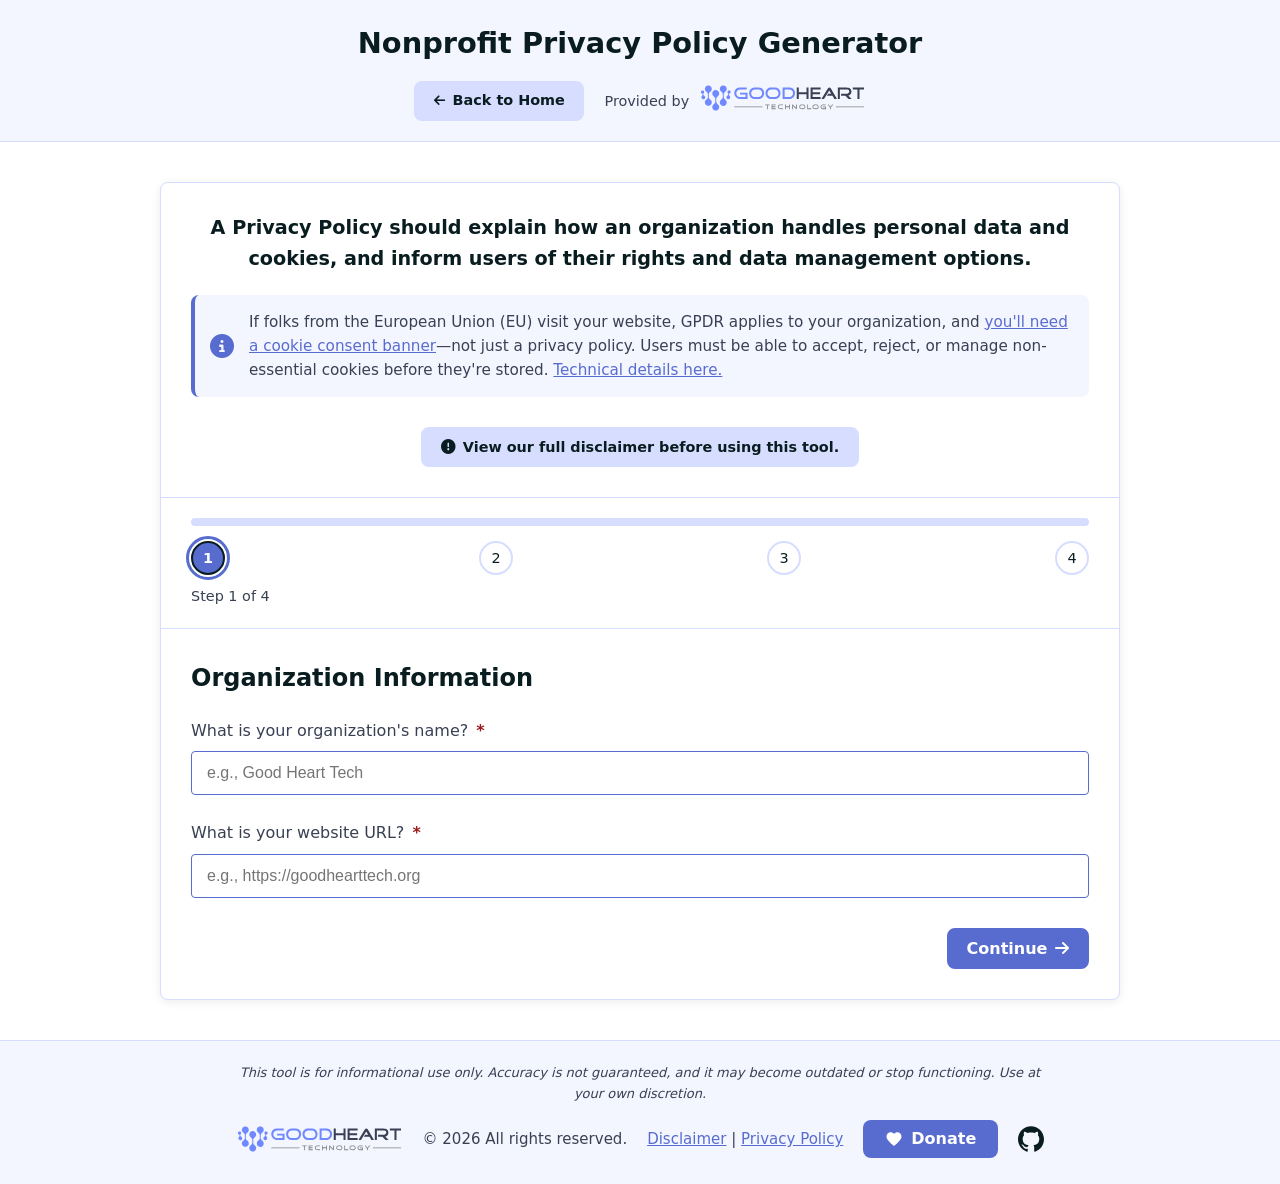
<file: privacy/index.html>
<!DOCTYPE html>
<html lang="en">
<head>
    <meta charset="UTF-8">
    <meta name="viewport" content="width=device-width, initial-scale=1.0">
    <title>Nonprofit Privacy Policy Generator</title>
    <link rel="icon" type="image/svg+xml" href="../assets/favicon/favicon.svg">
    <link rel="icon" type="image/x-icon" href="../assets/favicon/favicon.ico">
    <link rel="icon" type="image/png" sizes="32x32" href="../assets/favicon/favicon-32x32.png">
    <link rel="icon" type="image/png" sizes="16x16" href="../assets/favicon/favicon-16x16.png">
    <link rel="apple-touch-icon" sizes="180x180" href="../assets/favicon/apple-touch-icon.png">
    <link rel="stylesheet" href="../ght-variables.css">
    <link rel="stylesheet" href="../ght-buttons.css">
    <link rel="stylesheet" href="../shared/styles.css">
    <link rel="stylesheet" href="https://cdnjs.cloudflare.com/ajax/libs/font-awesome/6.4.0/css/all.min.css">
</head>
<body>
    <header class="header">
        <div class="header-content">
            <h1>Nonprofit Privacy Policy Generator</h1>
        </div>
        <div class="header-nav">
            <a href="../" class="ght-btn back-btn-header">
                <i class="fas fa-arrow-left"></i> Back to Home
            </a>
            <div class="provider">
                <span>Provided by</span>
                <a href="https://goodhearttech.org/" target="_blank" rel="noopener">
                    <img src="../assets/ght-lockup.svg" alt="Good Heart Tech" class="logo">
                </a>
            </div>
        </div>
    </header>

    <main class="main-content">
        <div class="wizard-container" id="wizard-container">
            <!-- Introduction -->
            <div class="intro-section">
                <h4>A Privacy Policy should explain how an organization handles personal data and cookies, and inform users of their rights and data management options.</h4>
                <div class="info-bubble">
                    <div class="info-icon">
                        <i class="fas fa-info-circle"></i>
                    </div>
                    <div class="info-content">
                        If folks from the European Union (EU) visit your website, GPDR applies to your organization, and <a href="https://gdpr.eu/cookies/#:~:text=Receive%20users%E2%80%99%20consent%20before%20you%20use%20any%20cookies%20except%20strictly%20necessary%20cookies.">you'll need a cookie consent banner</a>—not just a privacy policy. Users must be able to accept, reject, or manage non-essential cookies before they're stored. <a href="https://ico.org.uk/media/for-organisations/documents/1545/cookies_guidance.pdf" target="_blank" rel="noopener">Technical details here.</a>
                    </div>
                </div>

                <a href="../disclaimer.html" class="ght-btn disclaimer-btn"><i class="fas fa-exclamation-circle"></i> View our full disclaimer before using this tool.</a>
            </div>

            <!-- Progress Bar -->
            <div class="progress-container">
                <div class="progress-bar">
                    <div class="progress-fill" id="progress-fill"></div>
                </div>
                <div class="progress-steps">
                    <div class="step active" data-step="1" aria-current="step"><span class="step-num">1</span><svg class="step-check" viewBox="0 0 16 16" width="14" height="14" aria-hidden="true"><path d="M3 8.5l3.2 3.2L13 4.8" fill="none" stroke="currentColor" stroke-width="2.4" stroke-linecap="round" stroke-linejoin="round"/></svg></div>
                    <div class="step" data-step="2"><span class="step-num">2</span><svg class="step-check" viewBox="0 0 16 16" width="14" height="14" aria-hidden="true"><path d="M3 8.5l3.2 3.2L13 4.8" fill="none" stroke="currentColor" stroke-width="2.4" stroke-linecap="round" stroke-linejoin="round"/></svg></div>
                    <div class="step" data-step="3"><span class="step-num">3</span><svg class="step-check" viewBox="0 0 16 16" width="14" height="14" aria-hidden="true"><path d="M3 8.5l3.2 3.2L13 4.8" fill="none" stroke="currentColor" stroke-width="2.4" stroke-linecap="round" stroke-linejoin="round"/></svg></div>
                    <div class="step" data-step="4"><span class="step-num">4</span><svg class="step-check" viewBox="0 0 16 16" width="14" height="14" aria-hidden="true"><path d="M3 8.5l3.2 3.2L13 4.8" fill="none" stroke="currentColor" stroke-width="2.4" stroke-linecap="round" stroke-linejoin="round"/></svg></div>
                </div>
                <div class="progress-labels">
                    <span>Step <span id="current-step">1</span> of 4</span>
                </div>
            </div>

            <!-- Question Forms -->
            <div class="question-forms">
                <!-- Question 1 -->
                <div class="question-card active" id="question-1">
                    <h2>Organization Information</h2>
                    <div class="form-group">
                        <label for="org-name">What is your organization's name? <span class="required">*</span></label>
                        <input type="text" id="org-name" placeholder="e.g., Good Heart Tech" required>
                    </div>
                    <div class="form-group">
                        <label for="org-website">What is your website URL? <span class="required">*</span></label>
                        <input type="url" id="org-website" placeholder="e.g., https://goodhearttech.org" required>
                        <div class="validation-message" id="url-validation-message"></div>
                    </div>
                    <div class="button-row">
                        <button class="ght-btn ght-btn--primary btn next-btn" data-next="2">Continue <i class="fas fa-arrow-right"></i></button>
                    </div>
                </div>

                <!-- Question 2 -->
                <div class="question-card" id="question-2">
                    <h2>Data Collection</h2>
                    <p class="question-text">What types of personal information do you collect? <span class="required">*</span></p>
                    <div class="checkbox-group">
                        <label class="checkbox-label">
                            <input type="checkbox" name="data-type" value="none" id="no-data-collection">
                            <span class="checkbox-custom"></span>
                            We don't collect any personal information
                        </label>
                        <div class="data-collection-options">
                            <label class="checkbox-label">
                                <input type="checkbox" name="data-type" value="name">
                                <span class="checkbox-custom"></span>
                                Names
                            </label>
                            <label class="checkbox-label">
                                <input type="checkbox" name="data-type" value="email">
                                <span class="checkbox-custom"></span>
                                Email Addresses
                            </label>
                            <label class="checkbox-label">
                                <input type="checkbox" name="data-type" value="address">
                                <span class="checkbox-custom"></span>
                                Physical Addresses
                            </label>
                            <label class="checkbox-label">
                                <input type="checkbox" name="data-type" value="phone">
                                <span class="checkbox-custom"></span>
                                Phone Numbers
                            </label>
                            <label class="checkbox-label">
                                <input type="checkbox" name="data-type" value="donation">
                                <span class="checkbox-custom"></span>
                                Donation Information
                            </label>
                            <label class="checkbox-label">
                                <input type="checkbox" name="data-type" value="other">
                                <span class="checkbox-custom"></span>
                                Other
                            </label>
                        </div>
                    </div>
                    <br>
                    <div class="form-group" id="third-party-services-container" style="display: none;">
                        <label for="third-party-services">Which third-party services or processors does your organization use to handle personal data? <span class="required">*</span></label>
                        <p>Example: <i>Stripe for donations, Google Analytics for website tracking, Mailchimp for email newsletters</i></p>
                        <textarea id="third-party-services" name="third-party-services" rows="4"></textarea>
                    </div>
                    <div class="form-group" id="data-sharing-container" style="display: none;">
                        <label>Do you share user data with third parties, excluding service providers (e.g., CRMs, email platforms, donor management tools)? <span class="required">*</span></label>
                        <div class="radio-group">
                            <label class="radio-label">
                                <input type="radio" name="data-sharing" value="yes">
                                <span class="radio-custom"></span>
                                Yes
                            </label>
                            <label class="radio-label">
                                <input type="radio" name="data-sharing" value="no">
                                <span class="radio-custom"></span>
                                No
                            </label>
                        </div>
                    </div>
                    <div class="button-row">
                        <button class="ght-btn btn back-btn" data-prev="1"><i class="fas fa-arrow-left"></i> Back</button>
                        <button class="ght-btn ght-btn--primary btn next-btn" data-next="3">Continue <i class="fas fa-arrow-right"></i></button>
                    </div>
                </div>

                <!-- Question 3 (Cookie Usage) -->
                <div class="question-card" id="question-3">
                    <h2>Cookie Usage</h2>
                    <p class="question-text">Does your website use cookies? If so, what types? <span class="required">*</span></p>
                    <div class="checkbox-group">
                        <label class="checkbox-label">
                            <input type="checkbox" name="cookie-type" value="essential" id="essential-cookies" checked>
                            <span class="checkbox-custom"></span>
                            Essential/Functional Cookies
                            <div class="info-bubble small">
                                <div class="info-icon">
                                    <i class="fas fa-info-circle"></i>
                                </div>
                                <div class="info-content">
                                    Necessary for your website to function properly. They enable basic features like page navigation, secure areas, and remembering user preferences.
                                </div>
                            </div>
                        </label>
                        <label class="checkbox-label">
                            <input type="checkbox" name="cookie-type" value="analytics" id="analytics-cookies" checked>
                            <span class="checkbox-custom"></span>
                            Analytics Cookies (e.g., Google Analytics)
                            <div class="info-bubble small">
                                <div class="info-icon">
                                    <i class="fas fa-info-circle"></i>
                                </div>
                                <div class="info-content">
                                    Help you understand how visitors interact with your website by collecting anonymous data about page visits and user behavior.
                                </div>
                            </div>
                        </label>
                        <label class="checkbox-label">
                            <input type="checkbox" name="cookie-type" value="marketing">
                            <span class="checkbox-custom"></span>
                            Marketing/Advertising Cookies
                            <div class="info-bubble small">
                                <div class="info-icon">
                                    <i class="fas fa-info-circle"></i>
                                </div>
                                <div class="info-content">
                                    Track visitors across websites to display relevant advertisements and measure campaign effectiveness.
                                </div>
                            </div>
                        </label>
                        <label class="checkbox-label">
                            <input type="checkbox" name="cookie-type" value="social">
                            <span class="checkbox-custom"></span>
                            Social Media Cookies
                            <div class="info-bubble small">
                                <div class="info-icon">
                                    <i class="fas fa-info-circle"></i>
                                </div>
                                <div class="info-content">
                                    Enable social media features on your website, such as sharing content or using social login options.
                                </div>
                            </div>
                        </label>
                        <label class="checkbox-label">
                            <input type="checkbox" name="cookie-type" value="none">
                            <span class="checkbox-custom"></span>
                            We Don't Use Cookies
                            <div class="info-bubble small">
                                <div class="info-icon">
                                    <i class="fas fa-info-circle"></i>
                                </div>
                                <div class="info-content">
                                    Select this if your website doesn't use any cookies or tracking technologies.
                                </div>
                            </div>
                        </label>
                    </div>
                    <div class="button-row">
                        <button class="ght-btn btn back-btn" data-prev="2"><i class="fas fa-arrow-left"></i> Back</button>
                        <button class="ght-btn ght-btn--primary btn next-btn" data-next="4">Continue <i class="fas fa-arrow-right"></i></button>
                    </div>
                </div>

                <!-- Question 4 (Contact Information) -->
                <div class="question-card" id="question-4">
                    <h2>Contact Information</h2>
                    <div class="form-group">
                        <label for="contact-email">What email address should users contact for privacy inquiries? <span class="required">*</span></label>
                        <input type="email" id="contact-email" placeholder="e.g., privacy@yournonprofit.org" required>
                    </div>
                    <div class="button-row">
                        <button class="ght-btn btn back-btn" data-prev="3"><i class="fas fa-arrow-left"></i> Back</button>
                        <button class="ght-btn ght-btn--primary btn generate-btn" id="generate-policy">Generate Policy <i class="fas fa-file-alt"></i></button>
                    </div>
                </div>
            </div>
        </div>

        <!-- Toggle Button for Wizard -->
        <div class="toggle-wizard-container" id="toggle-wizard-container" style="display: none;">
            <button class="ght-btn btn toggle-wizard-btn" id="toggle-wizard-btn">
                <i class="fas fa-chevron-down"></i> Show/Hide Form
            </button>
        </div>

        <!-- Generated Policy Display Section -->
        <div class="policy-display" id="policy-display" style="display: none;">
            <div id="success-message" class="success-message">
                <i class="fas fa-check-circle"></i> Your privacy policy has been generated successfully!
            </div>

            <div class="copy-buttons">
                <button class="ght-btn btn copy-btn" data-format="plaintext">
                    <i class="fas fa-file-alt"></i> Copy as Plain Text
                </button>
                <button class="ght-btn btn copy-btn" data-format="markdown">
                    <i class="fa-brands fa-markdown"></i> Copy as Markdown
                </button>
                <button class="ght-btn btn copy-btn" data-format="richtext">
                    <i class="fa-solid fa-code"></i> Copy as HTML
                </button>
            </div>

            <div class="policy-content-container">
                <div id="policy-content" class="policy-content"></div>
            </div>
        </div>
    </main>

    <footer class="ght-footer">
        <p class="ght-footer-note">This tool is for informational use only. Accuracy is not guaranteed, and it may become outdated or stop functioning. Use at your own discretion.</p>
        <div class="ght-footer-row">
            <a class="ght-footer-logo" href="https://goodhearttech.org/"><img src="../assets/ght-lockup.svg" alt="Good Heart Tech" height="30"></a>
            <span class="ght-footer-copy">&copy; <span id="current-year">2026</span> All rights reserved.</span>
            <span class="ght-footer-links"><a href="../disclaimer.html">Disclaimer</a> | <a href="../PrivacyPolicy.html">Privacy Policy</a></span>
            <a class="ght-footer-donate" href="https://goodhearttech.org/donate/">
                <svg aria-hidden="true" viewBox="0 0 24 24" width="18" height="18" fill="currentColor"><path d="M12 21.35l-1.45-1.32C5.4 15.36 2 12.28 2 8.5 2 5.42 4.42 3 7.5 3c1.74 0 3.41.81 4.5 2.09C13.09 3.81 14.76 3 16.5 3 19.58 3 22 5.42 22 8.5c0 3.78-3.4 6.86-8.55 11.54L12 21.35z"/></svg> Donate
            </a>
            <a class="ght-footer-github" href="https://github.com/Good-Heart-Tech/Nonprofit-Policy-Generator" aria-label="Nonprofit Policy Generator on GitHub">
                <svg aria-hidden="true" viewBox="0 0 24 24" width="26" height="26" fill="currentColor"><path d="M12 .297c-6.63 0-12 5.373-12 12 0 5.303 3.438 9.8 8.205 11.385.6.113.82-.258.82-.577 0-.285-.01-1.04-.015-2.04-3.338.724-4.042-1.61-4.042-1.61C4.422 18.07 3.633 17.7 3.633 17.7c-1.087-.744.084-.729.084-.729 1.205.084 1.838 1.236 1.838 1.236 1.07 1.835 2.809 1.305 3.495.998.108-.776.417-1.305.76-1.605-2.665-.3-5.466-1.332-5.466-5.93 0-1.31.465-2.38 1.235-3.22-.135-.303-.54-1.523.105-3.176 0 0 1.005-.322 3.3 1.23.96-.267 1.98-.399 3-.405 1.02.006 2.04.138 3 .405 2.28-1.552 3.285-1.23 3.285-1.23.645 1.653.24 2.873.12 3.176.765.84 1.23 1.91 1.23 3.22 0 4.61-2.805 5.625-5.475 5.92.42.36.81 1.096.81 2.22 0 1.606-.015 2.896-.015 3.286 0 .315.21.69.825.57C20.565 22.092 24 17.592 24 12.297c0-6.627-5.373-12-12-12"/></svg>
            </a>
        </div>
        <script>document.getElementById('current-year').textContent = new Date().getFullYear();</script>
    </footer>

    <script src="../shared/engine.js"></script>
    <script src="script.js"></script>
</body>
</html>
</file>
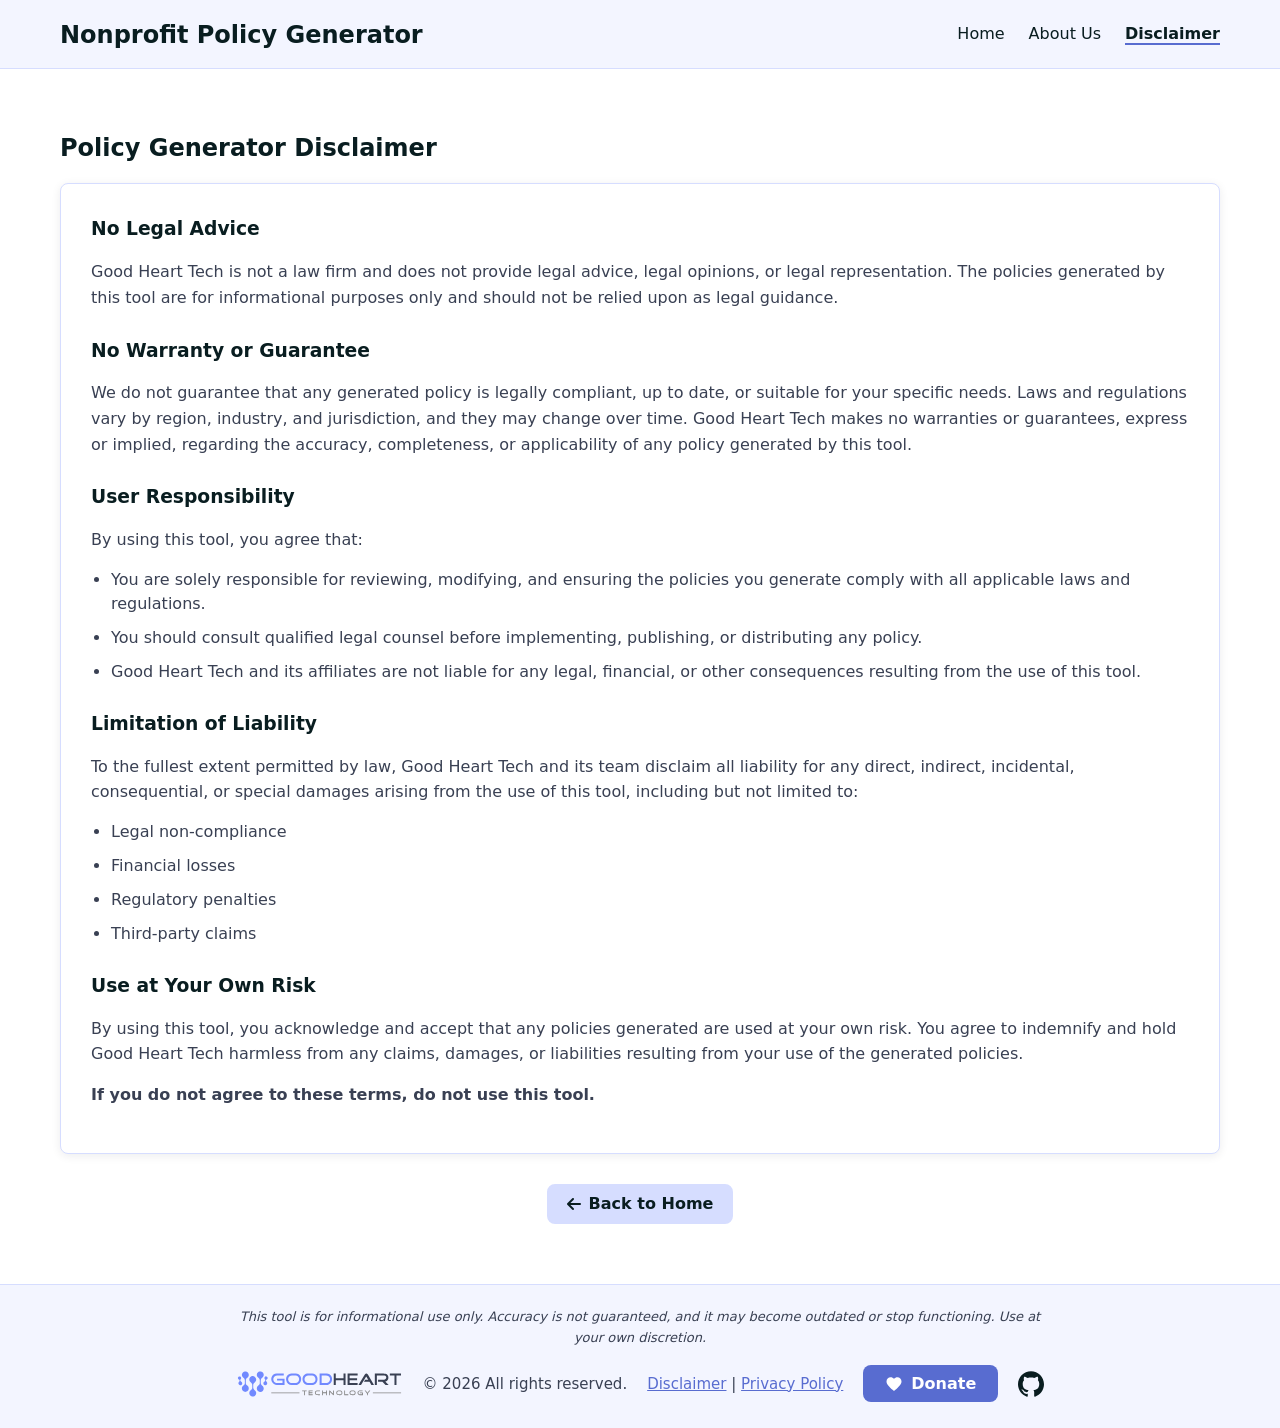
<file: disclaimer.html>
<!DOCTYPE html>
<html lang="en">
<head>
    <meta charset="UTF-8">
    <meta name="viewport" content="width=device-width, initial-scale=1.0">
    <title>Disclaimer - Nonprofit Policy Generator</title>
    <!-- Main stylesheet -->
    <link rel="stylesheet" href="ght-variables.css">
    <link rel="stylesheet" href="ght-buttons.css">
    <link rel="stylesheet" href="styles.css">
    <!-- Font Awesome for icons -->
    <link rel="stylesheet" href="https://cdnjs.cloudflare.com/ajax/libs/font-awesome/6.0.0-beta3/css/all.min.css">
    <link rel="icon" type="image/svg+xml" href="assets/favicon/favicon.svg">
    <link rel="icon" type="image/x-icon" href="assets/favicon/favicon.ico">
    <link rel="icon" type="image/png" sizes="32x32" href="assets/favicon/favicon-32x32.png">
    <link rel="icon" type="image/png" sizes="16x16" href="assets/favicon/favicon-16x16.png">
    <link rel="apple-touch-icon" sizes="180x180" href="assets/favicon/apple-touch-icon.png">
    <link rel="mask-icon" href="assets/favicon/safari-pinned-tab.svg" color="#7189FF">
</head>
<body>
    <!-- Header Section -->
    <header>
        <div class="container">
            <div class="logo">
                <a href="index.html">
                    <h1>Nonprofit Policy Generator</h1>
                </a>
            </div>
            <nav>
                <ul>
                    <li><a href="index.html">Home</a></li>
                    <li><a href="https://goodhearttech.org" target="_blank">About Us</a></li>
                    <li><a href="disclaimer.html" class="active">Disclaimer</a></li>
                </ul>
            </nav>
        </div>
    </header>

    <!-- Main Content -->
    <main>
        <section class="disclaimer-section">
            <div class="container">
                <h2>Policy Generator Disclaimer</h2>
                
                <!-- Disclaimer Content -->
                <div class="disclaimer-content">
                    <h3>No Legal Advice</h3>
                    <p>Good Heart Tech is not a law firm and does not provide legal advice, legal opinions, or legal representation. The policies generated by this tool are for informational purposes only and should not be relied upon as legal guidance.</p>
                    
                    <h3>No Warranty or Guarantee</h3>
                    <p>We do not guarantee that any generated policy is legally compliant, up to date, or suitable for your specific needs. Laws and regulations vary by region, industry, and jurisdiction, and they may change over time. Good Heart Tech makes no warranties or guarantees, express or implied, regarding the accuracy, completeness, or applicability of any policy generated by this tool.</p>
                    
                    <h3>User Responsibility</h3>
                    <p>By using this tool, you agree that:</p>
                    <ul>
                        <li>You are solely responsible for reviewing, modifying, and ensuring the policies you generate comply with all applicable laws and regulations.</li>
                        <li>You should consult qualified legal counsel before implementing, publishing, or distributing any policy.</li>
                        <li>Good Heart Tech and its affiliates are not liable for any legal, financial, or other consequences resulting from the use of this tool.</li>
                    </ul>
                    
                    <h3>Limitation of Liability</h3>
                    <p>To the fullest extent permitted by law, Good Heart Tech and its team disclaim all liability for any direct, indirect, incidental, consequential, or special damages arising from the use of this tool, including but not limited to:</p>
                    <ul>
                        <li>Legal non-compliance</li>
                        <li>Financial losses</li>
                        <li>Regulatory penalties</li>
                        <li>Third-party claims</li>
                    </ul>
                    
                    <h3>Use at Your Own Risk</h3>
                    <p>By using this tool, you acknowledge and accept that any policies generated are used at your own risk. You agree to indemnify and hold Good Heart Tech harmless from any claims, damages, or liabilities resulting from your use of the generated policies.</p>
                    
                    <p><strong>If you do not agree to these terms, do not use this tool.</strong></p>
                </div>
                
                <!-- Back to Home Button -->
                <div class="back-link">
                    <a href="index.html" class="ght-btn">
                        <i class="fas fa-arrow-left"></i> Back to Home
                    </a>
                </div>
            </div>
        </section>
    </main>

    <!-- Footer Section -->
    <footer class="ght-footer">
        <p class="ght-footer-note">This tool is for informational use only. Accuracy is not guaranteed, and it may become outdated or stop functioning. Use at your own discretion.</p>
        <div class="ght-footer-row">
            <a class="ght-footer-logo" href="https://goodhearttech.org/"><img src="assets/ght-lockup.svg" alt="Good Heart Tech" height="30"></a>
            <span class="ght-footer-copy">&copy; <span id="current-year">2026</span> All rights reserved.</span>
            <span class="ght-footer-links"><a href="disclaimer.html">Disclaimer</a> | <a href="PrivacyPolicy.html">Privacy Policy</a></span>
            <a class="ght-footer-donate" href="https://goodhearttech.org/donate/">
                <svg aria-hidden="true" viewBox="0 0 24 24" width="18" height="18" fill="currentColor"><path d="M12 21.35l-1.45-1.32C5.4 15.36 2 12.28 2 8.5 2 5.42 4.42 3 7.5 3c1.74 0 3.41.81 4.5 2.09C13.09 3.81 14.76 3 16.5 3 19.58 3 22 5.42 22 8.5c0 3.78-3.4 6.86-8.55 11.54L12 21.35z"/></svg> Donate
            </a>
            <a class="ght-footer-github" href="https://github.com/Good-Heart-Tech/Nonprofit-Policy-Generator" aria-label="Nonprofit Policy Generator on GitHub">
                <svg aria-hidden="true" viewBox="0 0 24 24" width="26" height="26" fill="currentColor"><path d="M12 .297c-6.63 0-12 5.373-12 12 0 5.303 3.438 9.8 8.205 11.385.6.113.82-.258.82-.577 0-.285-.01-1.04-.015-2.04-3.338.724-4.042-1.61-4.042-1.61C4.422 18.07 3.633 17.7 3.633 17.7c-1.087-.744.084-.729.084-.729 1.205.084 1.838 1.236 1.838 1.236 1.07 1.835 2.809 1.305 3.495.998.108-.776.417-1.305.76-1.605-2.665-.3-5.466-1.332-5.466-5.93 0-1.31.465-2.38 1.235-3.22-.135-.303-.54-1.523.105-3.176 0 0 1.005-.322 3.3 1.23.96-.267 1.98-.399 3-.405 1.02.006 2.04.138 3 .405 2.28-1.552 3.285-1.23 3.285-1.23.645 1.653.24 2.873.12 3.176.765.84 1.23 1.91 1.23 3.22 0 4.61-2.805 5.625-5.475 5.92.42.36.81 1.096.81 2.22 0 1.606-.015 2.896-.015 3.286 0 .315.21.69.825.57C20.565 22.092 24 17.592 24 12.297c0-6.627-5.373-12-12-12"/></svg>
            </a>
        </div>
        <script>document.getElementById('current-year').textContent = new Date().getFullYear();</script>
    </footer>
</body>
</html>
</file>
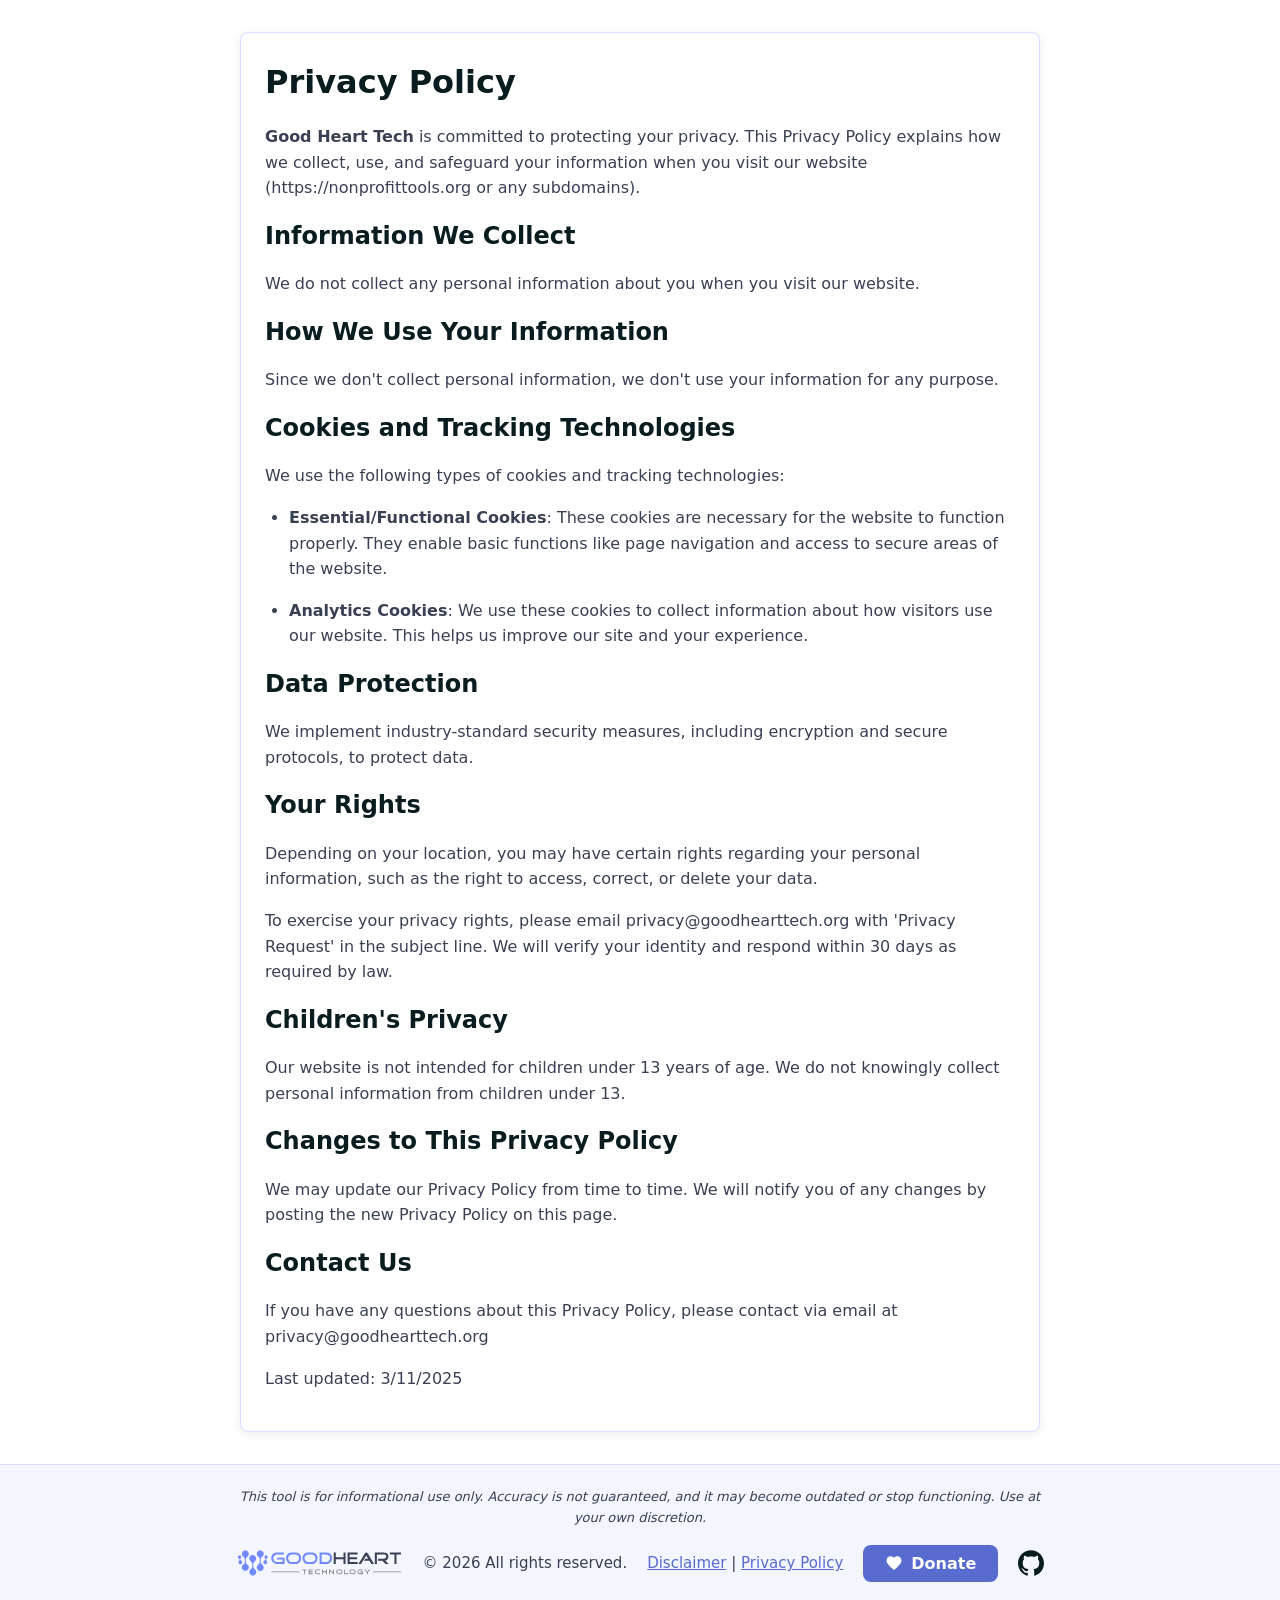
<file: PrivacyPolicy.html>
<!DOCTYPE html>
<html lang="en">
<head>
    <meta charset="UTF-8">
    <meta name="viewport" content="width=device-width, initial-scale=1.0">
    <title>Privacy Policy - Nonprofit Policy Generator</title>
    <link rel="icon" type="image/svg+xml" href="assets/favicon/favicon.svg">
    <link rel="icon" type="image/x-icon" href="assets/favicon/favicon.ico">
    <link rel="stylesheet" href="ght-variables.css">
    <link rel="stylesheet" href="ght-buttons.css">
    <link rel="stylesheet" href="styles.css">
    <style>
        h1 { font-size: 2rem; margin-bottom: 1rem; }
        h2 { font-size: 1.5rem; margin-bottom: 0.75rem; }
        p { margin-bottom: 1rem; }
        ul { margin-left: 1.5rem; margin-bottom: 1rem; }
        li { margin-bottom: 0.5rem; }
        a { color: var(--ght-palette-primary-dark); }
        .container { max-width: 800px; margin: 2rem auto; padding: 1.5rem; background: var(--ght-palette-white); border: 1px solid var(--ght-palette-primary-tint); border-radius: 0.5rem; box-shadow: var(--shadow-soft); }
    </style>
</head>
<body>
<main>
<div class="container">
<h1>Privacy Policy</h1>
<strong>Good Heart Tech</strong> is committed to protecting your privacy. This Privacy Policy explains how we collect, use, and safeguard your information when you visit our website (https://nonprofittools.org or any subdomains).<p></p><p></p><h2>Information We Collect</h2><p></p><p>We do not collect any personal information about you when you visit our website.</p><p></p><h2>How We Use Your Information</h2><p></p><p>Since we don't collect personal information, we don't use your information for any purpose.</p><p></p><h2>Cookies and Tracking Technologies</h2><p></p><p>We use the following types of cookies and tracking technologies:
</p><ul class="tight-list"><li class="tight-item"><strong>Essential/Functional Cookies</strong>: These cookies are necessary for the website to function properly. They enable basic functions like page navigation and access to secure areas of the website.</li></ul>
<ul class="tight-list"><li class="tight-item"><strong>Analytics Cookies</strong>: We use these cookies to collect information about how visitors use our website. This helps us improve our site and your experience.</li></ul><p></p>
<h2>Data Protection</h2><p></p><p>We implement industry-standard security measures, including encryption and secure protocols, to protect data.</p><p></p>
<h2>Your Rights</h2><p></p><p>Depending on your location, you may have certain rights regarding your personal information, such as the right to access, correct, or delete your data.</p><p>To exercise your privacy rights, please email privacy@goodhearttech.org with 'Privacy Request' in the subject line. We will verify your identity and respond within 30 days as required by law.</p><p></p><h2>Children's Privacy</h2><p></p><p>Our website is not intended for children under 13 years of age. We do not knowingly collect personal information from children under 13.</p><p></p>
<h2>Changes to This Privacy Policy</h2><p></p><p>We may update our Privacy Policy from time to time. We will notify you of any changes by posting the new Privacy Policy on this page.</p><p></p><h2>Contact Us</h2><p></p><p>If you have any questions about this Privacy Policy, please contact via email at privacy@goodhearttech.org</p><p>Last updated: 3/11/2025
</p>
</div>
</main>

<footer class="ght-footer">
        <p class="ght-footer-note">This tool is for informational use only. Accuracy is not guaranteed, and it may become outdated or stop functioning. Use at your own discretion.</p>
        <div class="ght-footer-row">
            <a class="ght-footer-logo" href="https://goodhearttech.org/"><img src="assets/ght-lockup.svg" alt="Good Heart Tech" height="30"></a>
            <span class="ght-footer-copy">&copy; <span id="current-year">2026</span> All rights reserved.</span>
            <span class="ght-footer-links"><a href="disclaimer.html">Disclaimer</a> | <a href="PrivacyPolicy.html">Privacy Policy</a></span>
            <a class="ght-footer-donate" href="https://goodhearttech.org/donate/">
                <svg aria-hidden="true" viewBox="0 0 24 24" width="18" height="18" fill="currentColor"><path d="M12 21.35l-1.45-1.32C5.4 15.36 2 12.28 2 8.5 2 5.42 4.42 3 7.5 3c1.74 0 3.41.81 4.5 2.09C13.09 3.81 14.76 3 16.5 3 19.58 3 22 5.42 22 8.5c0 3.78-3.4 6.86-8.55 11.54L12 21.35z"/></svg> Donate
            </a>
            <a class="ght-footer-github" href="https://github.com/Good-Heart-Tech/Nonprofit-Policy-Generator" aria-label="Nonprofit Policy Generator on GitHub">
                <svg aria-hidden="true" viewBox="0 0 24 24" width="26" height="26" fill="currentColor"><path d="M12 .297c-6.63 0-12 5.373-12 12 0 5.303 3.438 9.8 8.205 11.385.6.113.82-.258.82-.577 0-.285-.01-1.04-.015-2.04-3.338.724-4.042-1.61-4.042-1.61C4.422 18.07 3.633 17.7 3.633 17.7c-1.087-.744.084-.729.084-.729 1.205.084 1.838 1.236 1.838 1.236 1.07 1.835 2.809 1.305 3.495.998.108-.776.417-1.305.76-1.605-2.665-.3-5.466-1.332-5.466-5.93 0-1.31.465-2.38 1.235-3.22-.135-.303-.54-1.523.105-3.176 0 0 1.005-.322 3.3 1.23.96-.267 1.98-.399 3-.405 1.02.006 2.04.138 3 .405 2.28-1.552 3.285-1.23 3.285-1.23.645 1.653.24 2.873.12 3.176.765.84 1.23 1.91 1.23 3.22 0 4.61-2.805 5.625-5.475 5.92.42.36.81 1.096.81 2.22 0 1.606-.015 2.896-.015 3.286 0 .315.21.69.825.57C20.565 22.092 24 17.592 24 12.297c0-6.627-5.373-12-12-12"/></svg>
            </a>
        </div>
        <script>document.getElementById('current-year').textContent = new Date().getFullYear();</script>
    </footer>
</body>
</html>
</file>
<file: ght-variables.css>
/* Generated by bkr export. Do not edit by hand. */
/* Brand: good-heart-tech */

:root {
  --ght-palette-primary: #7189FF;
  --ght-palette-charcoal: #394053;
  --ght-palette-light-blue: #A0DDFF;
  --ght-palette-neutral: #808080;
  --ght-palette-rich-black: #091D20;
  --ght-palette-white: #FFFFFF;
  --ght-palette-primary-dark: #586CD0;
  --ght-palette-primary-tint: #D6DDFF;
  --ght-font-family-heading: ui-sans-serif, system-ui, "Segoe UI", Helvetica, Arial, sans-serif;
  --ght-font-family-body: ui-sans-serif, system-ui, "Segoe UI", Helvetica, Arial, sans-serif;
  --ght-font-weight-regular: 400;
  --ght-font-weight-semibold: 600;
  --ght-font-weight-bold: 700;
  --ght-font-size-base: 1rem;
}
</file>
<file: ght-buttons.css>
/* Good Heart Tech buttons. Rules: visual/buttons.md
   Needs tokens/exports/css/variables.css loaded first (--ght-palette-*, --ght-font-*).
   .ght-btn           soft (everyday actions)
   .ght-btn--primary  filled (the one main action per view)
   .ght-btn--small    dense tables only */
.ght-btn {
  display: inline-flex;
  align-items: center;
  justify-content: center;
  gap: 0.5rem;
  min-height: 40px;
  padding: 0.55rem 1.1rem;
  font: inherit;
  font-family: var(--ght-font-family-body);
  font-weight: var(--ght-font-weight-semibold);
  font-size: var(--ght-font-size-base);
  line-height: 1.2;
  text-decoration: none;
  color: var(--ght-palette-rich-black);
  background: var(--ght-palette-primary-tint);
  border: 2px solid var(--ght-palette-primary-tint);
  border-radius: 8px;
  cursor: pointer;
  transition: background-color 0.15s, border-color 0.15s, color 0.15s;
}
.ght-btn:hover {
  color: var(--ght-palette-white);
  background: var(--ght-palette-primary-dark);
  border-color: var(--ght-palette-primary-dark);
}
.ght-btn:focus-visible {
  outline: 3px solid var(--ght-palette-primary);
  outline-offset: 2px;
}
.ght-btn--primary {
  color: var(--ght-palette-white);
  background: var(--ght-palette-primary-dark);
  border-color: var(--ght-palette-primary-dark);
}
.ght-btn--primary:hover {
  color: var(--ght-palette-white);
  background: var(--ght-palette-rich-black);
  border-color: var(--ght-palette-rich-black);
}
.ght-btn--small {
  min-height: 32px;
  padding: 0.3rem 0.8rem;
  font-size: 0.875rem;
}
.ght-btn:disabled,
.ght-btn[aria-disabled="true"] {
  opacity: 0.55;
  cursor: not-allowed;
}
.ght-btn:disabled:hover,
.ght-btn[aria-disabled="true"]:hover {
  color: var(--ght-palette-rich-black);
  background: var(--ght-palette-primary-tint);
  border-color: var(--ght-palette-primary-tint);
}
.ght-btn--primary:disabled:hover {
  color: var(--ght-palette-white);
  background: var(--ght-palette-primary-dark);
  border-color: var(--ght-palette-primary-dark);
}
@media (prefers-reduced-motion: reduce) {
  .ght-btn { transition: none; }
}
</file>
<file: styles.css>
/*
 * Nonprofit Policy Generator Styles (home and disclaimer pages)
 * Light theme built on the Good Heart Tech brand kit tokens in ght-variables.css.
 */

:root {
    --wash: color-mix(in srgb, var(--ght-palette-primary-tint) 30%, white);
    --border: var(--ght-palette-primary-tint);
    --shadow-soft: 0 2px 10px rgba(9, 29, 32, 0.08);
}

* { margin: 0; padding: 0; box-sizing: border-box; }

body {
    font-family: var(--ght-font-family-body);
    line-height: 1.6;
    color: var(--ght-palette-charcoal);
    min-height: 100vh;
    display: flex;
    flex-direction: column;
    background-color: var(--ght-palette-white);
}

h1, h2, h3, h4 { color: var(--ght-palette-rich-black); }

a:focus-visible, button:focus-visible { outline: 3px solid var(--ght-palette-primary); outline-offset: 3px; }

/* ===== Header (home) ===== */
.header {
    background: var(--wash);
    border-bottom: 1px solid var(--border);
    color: var(--ght-palette-charcoal);
    padding: 2.5rem 2rem;
    text-align: center;
}
.header h1 { font-size: 2.5rem; font-weight: 800; margin-bottom: 1rem; letter-spacing: -0.5px; }
.provider { display: flex; align-items: center; justify-content: center; gap: 0.75rem; margin-top: 1rem; }
.provider span { font-weight: 500; letter-spacing: 0.5px; }
.logo { height: 2.25rem; width: auto; transition: transform 0.3s ease; }
.logo:hover { transform: scale(1.05); }

/* ===== Main Content ===== */
.main-content { flex: 1; padding: 2rem; max-width: 1200px; margin: 0 auto; width: 100%; }

/* ===== Policy Grid ===== */
.policy-grid { display: grid; grid-template-columns: repeat(2, 1fr); gap: 2rem; margin-bottom: 3rem; }

.policy-tile {
    background: var(--ght-palette-white);
    border: 1px solid var(--border);
    border-radius: 0.5rem;
    padding: 3rem 2rem;
    text-align: center;
    box-shadow: var(--shadow-soft);
    transition: transform 0.3s ease, box-shadow 0.3s ease, border-color 0.3s ease;
    display: flex;
    flex-direction: column;
    align-items: center;
    justify-content: space-between;
    min-height: 300px;
    text-decoration: none;
    color: var(--ght-palette-charcoal);
    cursor: pointer;
}
.policy-tile:hover:not(.disabled) { transform: translateY(-5px); border-color: var(--ght-palette-primary-dark); box-shadow: 0 8px 16px rgba(9, 29, 32, 0.12); }
.policy-tile.disabled { opacity: 0.6; cursor: not-allowed; }
.icon-container { margin-bottom: 1.5rem; }
.policy-tile i { font-size: 4rem; color: var(--ght-palette-primary-dark); }
.policy-tile p { margin-bottom: 2rem; }
.policy-tile h2 { margin-bottom: 1rem; font-size: 1.5rem; }

.launch-btn {
    width: 80%;
    margin-top: auto;
}
.launch-btn i { font-size: 0.875rem; }
/* The whole tile is the link, so hovering the tile shows the button hover state */
.policy-tile:hover .launch-btn {
    color: var(--ght-palette-white);
    background: var(--ght-palette-primary-dark);
    border-color: var(--ght-palette-primary-dark);
}

/* ===== Disclaimer Box (home) ===== */
.disclaimer { max-width: 800px; margin: 0 auto 3rem; padding: 2rem; background: var(--wash); border: 1px solid var(--border); border-radius: 0.5rem; }
.disclaimer h2 { margin-bottom: 1rem; }
.disclaimer p { margin-bottom: 1rem; }
.disclaimer .emphasis { font-weight: 600; }
.disclaimer-button-container { display: flex; justify-content: center; margin-top: 1.5rem; }

.disclaimer-button i { font-size: 1.1rem; }

/* ===== FAQ Section ===== */
.faq-section { max-width: 800px; margin: 0 auto 3rem; }
.faq-toggle {
    width: 100%;
    justify-content: space-between;
    text-align: left;
    position: relative;
}

.toggle-icon { display: flex; align-items: center; justify-content: center; flex-shrink: 0; background-color: var(--ght-palette-white); color: var(--ght-palette-rich-black); width: 30px; height: 30px; border-radius: 50%; margin-left: 10px; transition: transform 0.3s ease; }
.toggle-icon.rotated { transform: rotate(180deg); }
.faq-content { display: none; padding: 1.5rem; margin-top: 1rem; background: var(--ght-palette-white); border-radius: 0.5rem; box-shadow: var(--shadow-soft); border: 1px solid var(--border); border-left: 4px solid var(--ght-palette-primary-dark); }
.faq-content.show { display: block; animation: fadeIn 0.3s ease-in-out; }
@keyframes fadeIn { from { opacity: 0; transform: translateY(-10px); } to { opacity: 1; transform: translateY(0); } }

/* ===== Disclaimer Page ===== */
.container { max-width: 1200px; margin: 0 auto; padding: 0 20px; }
.disclaimer-section { padding: 60px 0; }
.disclaimer-section h2 { margin-bottom: 1rem; }
.disclaimer-content { background-color: var(--ght-palette-white); border: 1px solid var(--border); border-radius: 8px; padding: 30px; margin-bottom: 30px; box-shadow: var(--shadow-soft); color: var(--ght-palette-charcoal); }
.disclaimer-content h3 { margin-top: 25px; margin-bottom: 15px; }
.disclaimer-content h3:first-child { margin-top: 0; }
.disclaimer-content p { margin-bottom: 15px; line-height: 1.6; }
.disclaimer-content ul { margin-left: 20px; margin-bottom: 20px; }
.disclaimer-content ul li { margin-bottom: 10px; line-height: 1.5; }
.back-link { text-align: center; margin-top: 30px; }

/* Header on the disclaimer page */
header:not(.header) { background: var(--wash); border-bottom: 1px solid var(--border); color: var(--ght-palette-rich-black); padding: 1rem 0; }
header .logo h1 { font-size: 1.5rem; margin: 0; }
header a { color: var(--ght-palette-rich-black); text-decoration: none; }
header nav ul { display: flex; list-style: none; align-items: center; }
header nav ul li { margin-left: 1.5rem; }
header nav ul li a { color: var(--ght-palette-rich-black); text-decoration: none; transition: color 0.3s; }
header nav ul li a:hover { color: var(--ght-palette-primary-dark); text-decoration: underline; }
header nav ul li a.active { font-weight: bold; border-bottom: 2px solid var(--ght-palette-primary-dark); }
header .container { display: flex; justify-content: space-between; align-items: center; }
main { flex: 1; }

/* ===== Good Heart Tech standard footer (light) ===== */
.ght-footer { width: 100%; margin-top: auto; padding: 22px 24px 26px; text-align: center; background: color-mix(in srgb, var(--ght-palette-primary-tint) 30%, white); border-top: 1px solid var(--ght-palette-primary-tint); color: var(--ght-palette-charcoal); }
.ght-footer-note { max-width: 52rem; margin: 0 auto 16px; font-size: .8125rem; font-style: italic; }
.ght-footer-row { display: flex; align-items: center; justify-content: center; gap: 20px; flex-wrap: wrap; }
.ght-footer-logo img { display: block; height: 30px; width: auto; }
.ght-footer-copy { font-size: .9375rem; }
.ght-footer-links { font-size: .9375rem; }
.ght-footer-links a { color: var(--ght-palette-primary-dark); text-decoration: underline; }
.ght-footer-links a:hover { color: var(--ght-palette-rich-black); }
.ght-footer-donate { display: inline-flex; line-height: 1.2; align-items: center; gap: 8px; padding: 9px 22px; border-radius: 8px; background: var(--ght-palette-primary-dark); color: var(--ght-palette-white); font-weight: var(--ght-font-weight-semibold); text-decoration: none; }
.ght-footer-donate:hover { background: var(--ght-palette-rich-black); color: var(--ght-palette-white); }
.ght-footer-github { display: inline-flex; color: var(--ght-palette-rich-black); }
.ght-footer-github:hover { color: var(--ght-palette-primary-dark); }
.ght-footer a:focus-visible { outline: 3px solid var(--ght-palette-primary); outline-offset: 3px; }

/* ===== Responsive ===== */
@media (max-width: 768px) {
    .header h1 { font-size: 2rem; }
    .policy-grid { grid-template-columns: 1fr; }
    header .container { flex-direction: column; text-align: center; }
    header nav ul { margin-top: 1rem; justify-content: center; }
    header nav ul li:first-child { margin-left: 0; }
}
</file>
<file: shared/styles.css>
/*
 * Shared wizard styles for policy generator pages (privacy, ai-use, acceptable-use, mobile-device).
 * Light theme built on the Good Heart Tech brand kit tokens in ../ght-variables.css.
 */
:root {
    --primary-color: var(--ght-palette-primary-dark);
    --primary-hover: var(--ght-palette-rich-black);
    --success-color: #17653A;
    --success-hover: var(--ght-palette-rich-black);
    --success-bg: #E6F5EB;
    --danger-color: #9B1C1C;
    --wash: color-mix(in srgb, var(--ght-palette-primary-tint) 30%, white);
    --card-bg: var(--ght-palette-white);
    --input-bg: var(--ght-palette-white);
    --border-color: var(--ght-palette-primary-tint);
    --input-border: var(--ght-palette-primary-dark);
    --text-color: var(--ght-palette-charcoal);
    --text-muted: var(--ght-palette-charcoal);
    --shadow: 0 2px 10px rgba(9, 29, 32, 0.08);
    --transition: all 0.3s ease;
}

* {
    margin: 0;
    padding: 0;
    box-sizing: border-box;
}

body {
    font-family: var(--ght-font-family-body);
    line-height: 1.6;
    color: var(--text-color);
    background-color: var(--ght-palette-white);
    min-height: 100vh;
    display: flex;
    flex-direction: column;
}

h1, h2, h3, h4 { color: var(--ght-palette-rich-black); }

a:focus-visible, button:focus-visible, input:focus-visible, select:focus-visible, textarea:focus-visible {
    outline: 3px solid var(--ght-palette-primary);
    outline-offset: 3px;
}

/* ===== Header ===== */
.header {
    background-color: var(--wash);
    border-bottom: 1px solid var(--border-color);
    padding: 20px 30px;
    text-align: center;
}

.header-content {
    display: flex;
    justify-content: center;
    align-items: center;
    flex-wrap: wrap;
    gap: 20px;
}

.header-nav {
    display: flex;
    justify-content: center;
    align-items: center;
    gap: 20px;
    width: 100%;
    margin-top: 15px;
}

.header h1 {
    font-size: 1.8rem;
    font-weight: 600;
    color: var(--ght-palette-rich-black);
    margin: 0;
}

.provider {
    display: flex;
    align-items: center;
    gap: 10px;
    color: var(--text-muted);
    font-size: 0.9rem;
}

.logo {
    height: 30px;
    width: auto;
}

/* ===== Main Content ===== */
.main-content {
    flex: 1;
    width: 100%;
    max-width: 1000px;
    margin: 40px auto;
    padding: 0 20px;
}

.wizard-container {
    background-color: var(--card-bg);
    border: 1px solid var(--border-color);
    border-radius: 8px;
    box-shadow: var(--shadow);
    overflow: hidden;
}

/* ===== Info Bubble ===== */
.info-bubble {
    display: flex;
    background-color: var(--wash);
    border-radius: 8px;
    padding: 15px;
    margin: 20px 0;
    border-left: 4px solid var(--primary-color);
    text-align: left;
}

.info-bubble.small {
    padding: 0;
    margin: 0 0 0 10px;
    font-size: 0.85rem;
    background-color: transparent;
    border-left: none;
    display: inline-flex;
    align-items: center;
    position: relative;
}

.info-icon {
    flex-shrink: 0;
    font-size: 1.5rem;
    color: var(--primary-color);
    margin-right: 15px;
    display: flex;
    align-items: center;
}

.info-bubble.small .info-icon {
    font-size: 1rem;
    margin-right: 0;
    color: var(--primary-color);
    cursor: help;
}

.info-content {
    font-size: 0.95rem;
    line-height: 1.6;
    color: var(--text-muted);
}

.info-bubble.small .info-content {
    display: none;
    position: absolute;
    left: 25px;
    top: -10px;
    width: 280px;
    background-color: var(--card-bg);
    border: 1px solid var(--primary-color);
    border-radius: 4px;
    padding: 10px;
    font-size: 0.85rem;
    line-height: 1.4;
    color: var(--text-muted);
    z-index: 100;
    box-shadow: var(--shadow);
    text-align: left;
}

.info-bubble a,
.info-bubble.small .info-content a {
    color: var(--primary-color);
    text-decoration: underline;
}

.info-bubble a:hover,
.info-bubble.small .info-content a:hover {
    color: var(--ght-palette-rich-black);
}

.info-bubble.small .info-content::before {
    content: "";
    position: absolute;
    top: 10px;
    left: -6px;
    border-width: 6px 6px 6px 0;
    border-style: solid;
    border-color: transparent var(--primary-color) transparent transparent;
}

.info-bubble.small:hover .info-content {
    display: block;
}

/* ===== Intro Section ===== */
.intro-section {
    padding: 30px;
    border-bottom: 1px solid var(--border-color);
    text-align: center;
}

.intro-section h4 {
    font-size: 1.2rem;
    font-weight: 600;
    margin-bottom: 15px;
}

.intro-section p {
    color: var(--text-muted);
    margin-bottom: 15px;
}

.disclaimer-btn {
    margin-top: 10px;
    font-size: 0.9rem;
}

/* ===== Form Elements ===== */
.data-collection-options {
    margin-top: 10px;
    padding-left: 15px;
    border-left: 2px solid var(--border-color);
}

/* Progress Bar */
.progress-container {
    padding: 20px 30px;
    border-bottom: 1px solid var(--border-color);
}

.progress-bar {
    height: 8px;
    background-color: var(--border-color);
    border-radius: 4px;
    margin-bottom: 15px;
    overflow: hidden;
}

.progress-fill {
    height: 100%;
    background: linear-gradient(90deg, var(--primary-color), var(--success-color));
    width: 0%;
    transition: width 0.4s ease;
}

.progress-steps {
    display: flex;
    justify-content: space-between;
    margin-bottom: 10px;
}

.step {
    width: 34px;
    height: 34px;
    border-radius: 50%;
    background-color: var(--ght-palette-white);
    border: 2px solid var(--border-color);
    display: flex;
    align-items: center;
    justify-content: center;
    gap: 1px;
    font-size: 0.9rem;
    font-weight: 400;
    color: var(--ght-palette-rich-black);
    transition: var(--transition);
}

.step-check { display: none; flex-shrink: 0; }

/* Current step: bold number, thick outline, primary fill. Not color alone. */
.step.active {
    background-color: var(--ght-palette-primary-dark);
    border-color: var(--ght-palette-rich-black);
    outline: 3px solid var(--ght-palette-primary-dark);
    outline-offset: 2px;
    color: var(--ght-palette-white);
    font-weight: 800;
}

/* Finished steps: number plus a check mark */
.step.completed {
    background-color: var(--ght-palette-primary-tint);
    border-color: var(--ght-palette-primary-dark);
    color: var(--ght-palette-rich-black);
    font-weight: 600;
}
.step.completed .step-check { display: block; }

.progress-labels {
    display: flex;
    justify-content: space-between;
    color: var(--text-muted);
    font-size: 0.9rem;
}

/* Question Forms */
.question-forms {
    padding: 30px;
}

.question-card {
    display: none;
    animation: fadeIn 0.3s ease;
}

.question-card.active {
    display: block;
}

.question-card h2 {
    font-size: 1.5rem;
    font-weight: 600;
    margin-bottom: 20px;
}

.question-text {
    font-size: 1.1rem;
    margin-bottom: 20px;
    color: var(--text-muted);
}

@keyframes fadeIn {
    from { opacity: 0; }
    to { opacity: 1; }
}

.form-group {
    margin-bottom: 25px;
}

.form-group label {
    display: block;
    margin-bottom: 8px;
    color: var(--text-color);
}

.form-group p {
    color: var(--text-muted);
    font-size: 0.9rem;
    margin-bottom: 8px;
}

input[type="text"],
input[type="email"],
input[type="url"],
input[type="tel"],
input[type="number"],
select {
    width: 100%;
    padding: 12px 15px;
    border-radius: 4px;
    border: 1px solid var(--input-border);
    background-color: var(--input-bg);
    color: var(--ght-palette-rich-black);
    font-size: 1rem;
    transition: var(--transition);
}

input:focus,
select:focus {
    outline: 3px solid var(--ght-palette-primary);
    outline-offset: 1px;
    border-color: var(--primary-color);
}

textarea {
    width: 100%;
    padding: 12px 15px;
    border-radius: 4px;
    border: 1px solid var(--input-border);
    background-color: var(--input-bg);
    color: var(--ght-palette-rich-black);
    font-size: 1rem;
    min-height: 120px;
    resize: vertical;
    font-family: inherit;
    transition: var(--transition);
}

textarea:focus {
    outline: 3px solid var(--ght-palette-primary);
    outline-offset: 1px;
    border-color: var(--primary-color);
}

/* Custom Checkboxes and Radio Buttons */
.checkbox-group,
.radio-group {
    display: flex;
    flex-direction: column;
    gap: 12px;
}

.checkbox-label,
.radio-label {
    display: flex;
    align-items: center;
    cursor: pointer;
    position: relative;
    padding-left: 35px;
    user-select: none;
    flex-wrap: nowrap;
    margin-bottom: 15px;
}

.checkbox-label .info-bubble.small {
    flex-basis: auto;
    margin: 0 0 0 10px;
    display: inline-flex;
    border: none;
    background: none;
    padding: 0;
    position: relative;
}

.checkbox-label input,
.radio-label input {
    position: absolute;
    opacity: 0;
    cursor: pointer;
    height: 0;
    width: 0;
}

.checkbox-custom,
.radio-custom {
    position: absolute;
    top: 0;
    left: 0;
    height: 22px;
    width: 22px;
    background-color: var(--input-bg);
    border: 1px solid var(--input-border);
    transition: var(--transition);
}

.radio-custom {
    border-radius: 50%;
}

.checkbox-custom {
    border-radius: 4px;
}

.checkbox-label:hover input ~ .checkbox-custom,
.radio-label:hover input ~ .radio-custom {
    background-color: var(--ght-palette-primary-tint);
}

.checkbox-label input:focus-visible ~ .checkbox-custom,
.radio-label input:focus-visible ~ .radio-custom {
    outline: 3px solid var(--ght-palette-primary);
    outline-offset: 2px;
}

.checkbox-label input:checked ~ .checkbox-custom,
.radio-label input:checked ~ .radio-custom {
    background-color: var(--primary-color);
    border-color: var(--primary-color);
}

.checkbox-custom:after,
.radio-custom:after {
    content: "";
    position: absolute;
    display: none;
}

.checkbox-label input:checked ~ .checkbox-custom:after,
.radio-label input:checked ~ .radio-custom:after {
    display: block;
}

.checkbox-label .checkbox-custom:after {
    left: 8px;
    top: 4px;
    width: 5px;
    height: 10px;
    border: solid white;
    border-width: 0 2px 2px 0;
    transform: rotate(45deg);
}

.radio-label .radio-custom:after {
    top: 6px;
    left: 6px;
    width: 8px;
    height: 8px;
    border-radius: 50%;
    background: white;
}

.checkbox-label input:disabled ~ .checkbox-custom {
    background-color: var(--border-color);
    border-color: var(--border-color);
    cursor: not-allowed;
}

.checkbox-label input:disabled ~ .checkbox-custom + span {
    color: var(--text-muted);
}

/* Buttons */
.button-row {
    display: flex;
    justify-content: space-between;
    margin-top: 30px;
}

/* Visual style comes from ght-buttons.css (.ght-btn). Layout only here. */
.next-btn, .generate-btn { margin-left: auto; }

/* ===== Validation ===== */
.required {
    color: var(--danger-color);
    font-weight: bold;
    margin-left: 3px;
}

.validation-message {
    color: var(--danger-color);
    font-size: 0.9rem;
    margin-top: 5px;
    display: none;
}

/* ===== Header Back Button / Wizard Toggle ===== */
.back-btn-header {
    font-size: 0.9rem;
}

.back-btn-header i {
    font-size: 0.8rem;
}

.toggle-wizard-container {
    text-align: center;
    margin-bottom: 20px;
}

.toggle-wizard-btn {
    font-size: 0.9rem;
}

/* ===== Policy Display ===== */
.policy-display {
    background-color: var(--card-bg);
    border: 1px solid var(--border-color);
    border-radius: 8px;
    padding: 30px;
    box-shadow: var(--shadow);
}

.success-message {
    background-color: var(--success-bg);
    color: var(--success-color);
    padding: 15px;
    border-radius: 4px;
    margin-bottom: 20px;
    display: flex;
    align-items: center;
    gap: 10px;
    font-weight: 600;
}

.success-message i {
    font-size: 1.5rem;
}

.copy-buttons {
    display: flex;
    gap: 10px;
    flex-wrap: wrap;
    margin-bottom: 20px;
}

.copy-btn {
    font-size: 0.9rem;
}

/* Generated document output: unchanged (white page, black text) */
.policy-content-container {
    max-height: 60vh;
    overflow-y: auto;
    border: 1px solid var(--border-color);
    border-radius: 5px;
    padding: 0;
    background-color: white;
    color: black;
    margin-top: 20px;
}

.policy-content {
    font-family: Arial, sans-serif;
    line-height: 1.6;
    white-space: pre-wrap;
    padding: 20px;
    margin-top: 0;
}

.policy-content h1,
.policy-content h2,
.policy-content h3 {
    color: #333;
    margin-top: 20px;
    margin-bottom: 10px;
}

.policy-content h1 {
    font-size: 24px;
    border-bottom: 1px solid #ddd;
    padding-bottom: 10px;
    margin-top: 0;
}

.policy-content h2 {
    font-size: 20px;
}

.policy-content h3 {
    font-size: 18px;
}

.policy-content ul {
    margin-left: 20px;
    margin-bottom: 5px;
    padding-left: 0;
    margin-top: 0;
}

.policy-content li {
    margin-bottom: 0;
    padding-bottom: 0;
    line-height: 1.2;
}

.policy-content p {
    margin-bottom: 10px;
    margin-top: 0;
}

.tight-list {
    margin-bottom: 0 !important;
    padding-bottom: 0 !important;
    margin-top: 0 !important;
    line-height: 1.2 !important;
}

.tight-item {
    margin-bottom: 0 !important;
    padding-bottom: 0 !important;
    line-height: 1.2 !important;
}

/* ===== Good Heart Tech standard footer (light) ===== */
.ght-footer { width: 100%; margin-top: auto; padding: 22px 24px 26px; text-align: center; background: color-mix(in srgb, var(--ght-palette-primary-tint) 30%, white); border-top: 1px solid var(--ght-palette-primary-tint); color: var(--ght-palette-charcoal); }
.ght-footer-note { max-width: 52rem; margin: 0 auto 16px; font-size: .8125rem; font-style: italic; }
.ght-footer-row { display: flex; align-items: center; justify-content: center; gap: 20px; flex-wrap: wrap; }
.ght-footer-logo img { display: block; height: 30px; width: auto; }
.ght-footer-copy { font-size: .9375rem; }
.ght-footer-links { font-size: .9375rem; }
.ght-footer-links a { color: var(--ght-palette-primary-dark); text-decoration: underline; }
.ght-footer-links a:hover { color: var(--ght-palette-rich-black); }
.ght-footer-donate { display: inline-flex; line-height: 1.2; align-items: center; gap: 8px; padding: 9px 22px; border-radius: 8px; background: var(--ght-palette-primary-dark); color: var(--ght-palette-white); font-weight: var(--ght-font-weight-semibold); text-decoration: none; }
.ght-footer-donate:hover { background: var(--ght-palette-rich-black); color: var(--ght-palette-white); }
.ght-footer-github { display: inline-flex; color: var(--ght-palette-rich-black); }
.ght-footer-github:hover { color: var(--ght-palette-primary-dark); }
.ght-footer a:focus-visible { outline: 3px solid var(--ght-palette-primary); outline-offset: 3px; }

/* ===== Responsive ===== */
@media (max-width: 768px) {
    .header h1 {
        font-size: 1.5rem;
    }

    .header-nav {
        flex-direction: column;
        gap: 15px;
    }

    .step {
        width: 30px;
        height: 30px;
        font-size: 0.8rem;
    }

    .button-row {
        flex-direction: column;
        gap: 15px;
    }

    .button-row .ght-btn {
        width: 100%;
    }

    .next-btn, .generate-btn { margin-left: 0; }

    .back-btn {
        order: 2;
    }

    .next-btn, .generate-btn {
        order: 1;
    }
}
</file>
